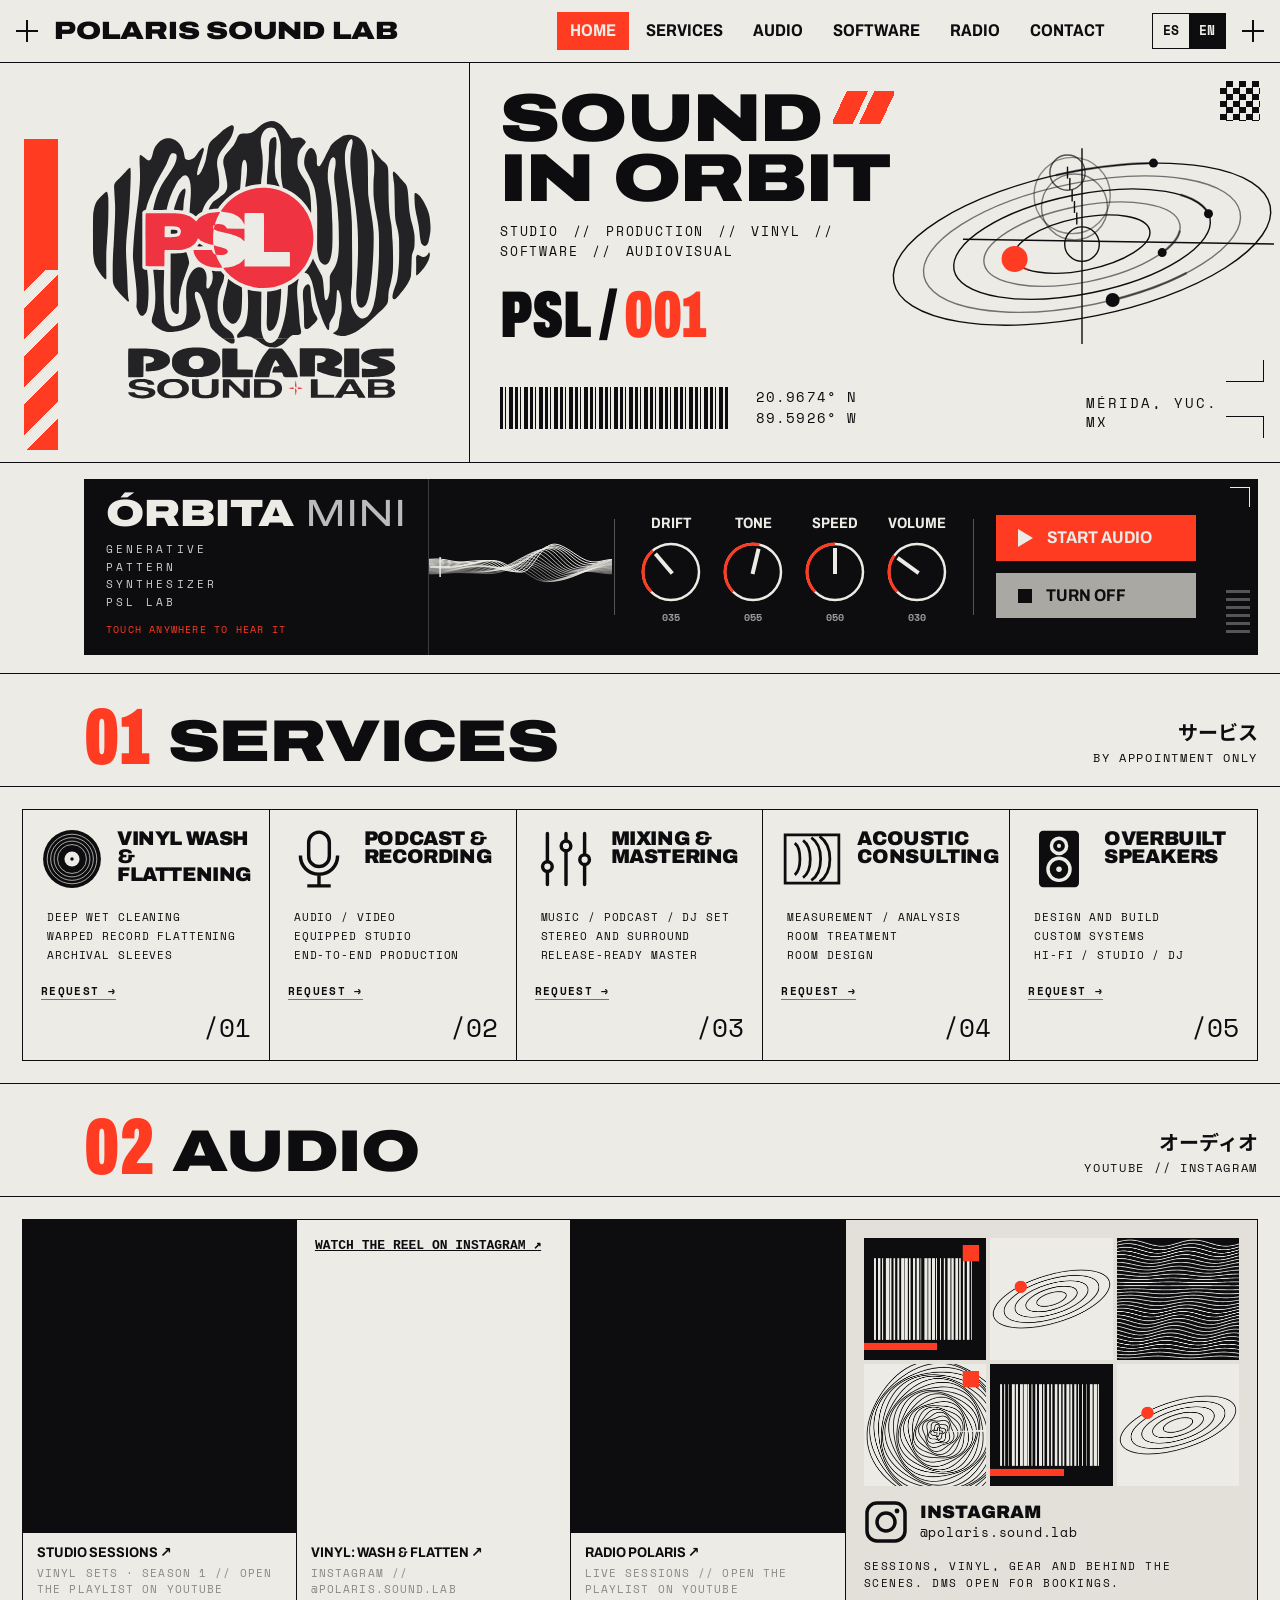
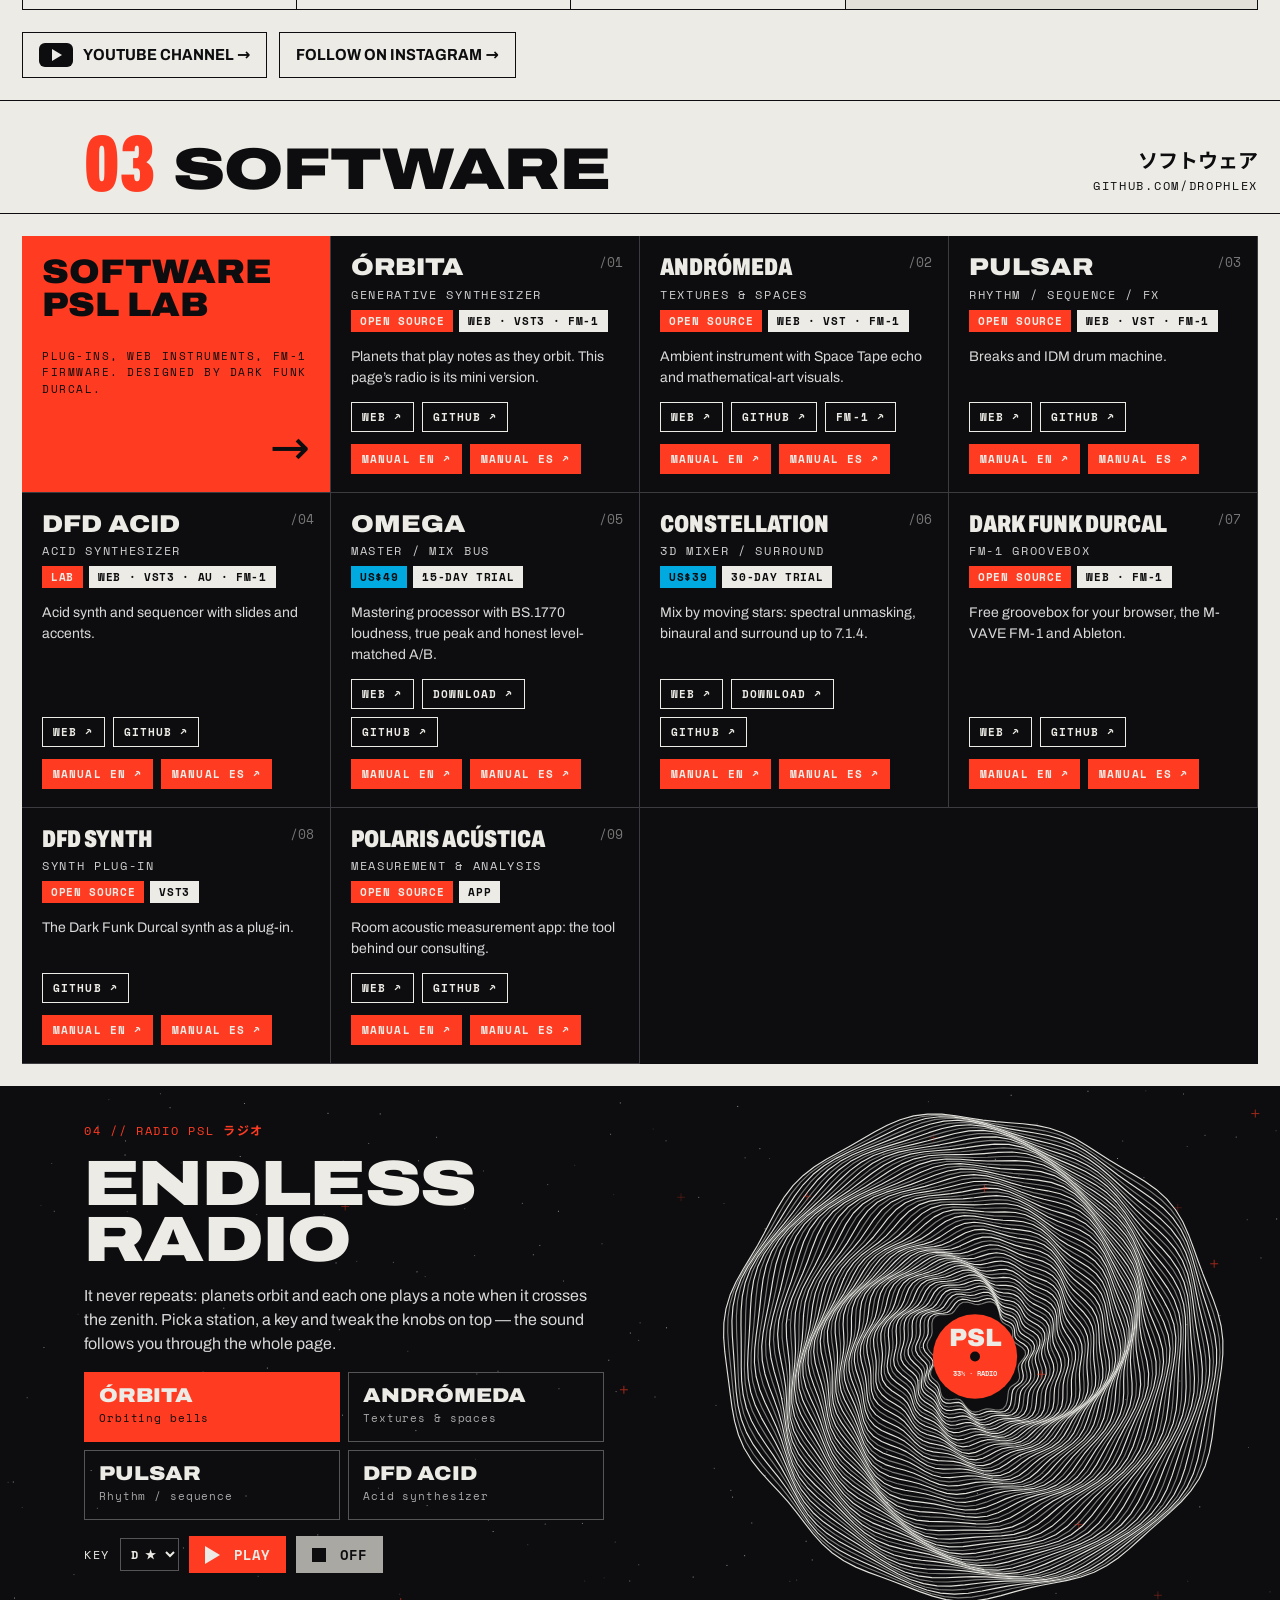
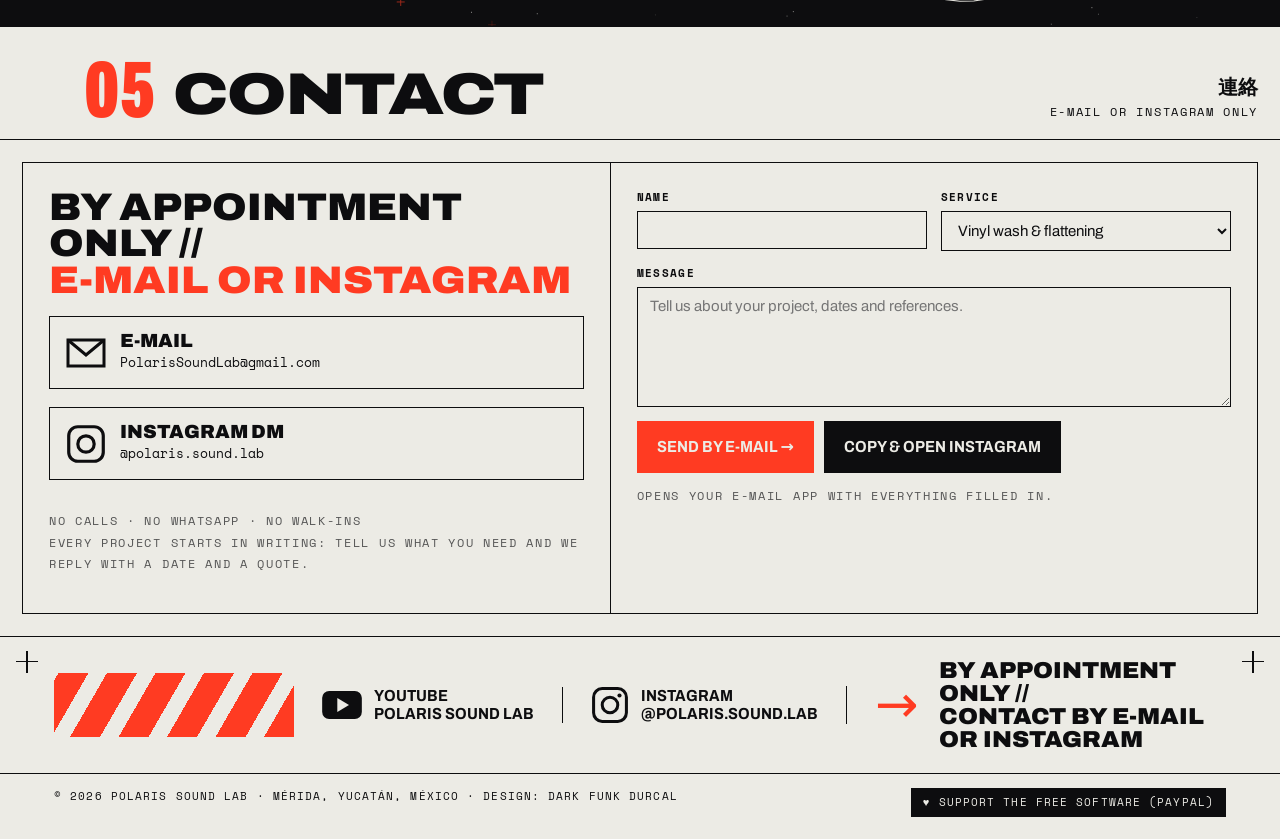
<file: index.html>
<!DOCTYPE html>
<html lang="es">
<head>
<meta charset="utf-8">
<meta name="viewport" content="width=device-width,initial-scale=1">
<title>Polaris Sound Lab — Estudio privado · Mérida, Yucatán</title>
<meta name="description" content="Polaris Sound Lab: lavado y aplanado de vinilos, podcast y grabación, mezcla y masterización, asesoría acústica, bocinas Overbuilt y software de audio. Mérida, Yucatán, México.">
<meta property="og:title" content="Polaris Sound Lab — Sonido en órbita">
<meta property="og:description" content="Estudio privado en Mérida, Yucatán. Vinilo, grabación, mezcla, master, acústica, bocinas y software.">
<meta property="og:image" content="assets/og.png">
<meta name="theme-color" content="#ecebe5">
<link rel="icon" href="assets/favicon.svg" type="image/svg+xml">
<link rel="preload" href="assets/archivo-var.woff2" as="font" type="font/woff2" crossorigin>
<style>@font-face{font-family:'Archivo';src:url(assets/archivo-var.woff2) format('woff2');font-weight:100 900;font-stretch:62% 125%;font-display:swap}
@font-face{font-family:'Mono';src:url(assets/SpaceMono-Regular.ttf) format('truetype');font-weight:400;font-display:swap}
@font-face{font-family:'Mono';src:url(assets/SpaceMono-Bold.ttf) format('truetype');font-weight:700;font-display:swap}
@font-face{font-family:'JP';src:url(assets/NotoJP-Bold-sub.ttf) format('truetype');font-weight:700;font-display:swap}
:root{--paper:#ecebe5;--paper2:#e2e0d8;--ink:#0d0d0f;--ink2:#1a1a1d;--red:#ff3b22;--red2:#ef3340;--grey:#8a8880;--line:1.5px solid var(--ink);--cyan:#00a9e0}
*{box-sizing:border-box}
html{scroll-behavior:smooth;scroll-padding-top:64px}
body{margin:0;background:var(--paper);color:var(--ink);font:400 16px/1.5 'Archivo',system-ui,sans-serif;font-stretch:100%;-webkit-font-smoothing:antialiased;overflow-x:hidden}
a{color:inherit}
button{font:inherit;color:inherit;cursor:pointer}
::selection{background:var(--red);color:var(--paper)}
.mono{font-family:'Mono',ui-monospace,monospace;letter-spacing:.14em;text-transform:uppercase}
.jp{font-family:'JP',sans-serif;font-weight:700}
.wide{font-weight:900;font-stretch:125%;letter-spacing:-.01em;text-transform:uppercase;line-height:.88}
.cond{font-weight:900;font-stretch:62%;text-transform:uppercase;line-height:.9}
.red{color:var(--red)}
.cross{position:absolute;width:22px;height:22px;pointer-events:none}
.cross::before,.cross::after{content:'';position:absolute;background:var(--ink)}
.cross::before{left:10px;top:0;width:1.5px;height:22px}.cross::after{top:10px;left:0;height:1.5px;width:22px}
.skip{position:absolute;left:-999px}.skip:focus{left:8px;top:8px;z-index:99;background:var(--ink);color:var(--paper);padding:8px}

/* ── header ── */
header{position:sticky;top:0;z-index:40;background:var(--paper);border-bottom:var(--line)}
.bar{display:flex;align-items:center;gap:22px;height:62px;padding:0 54px;position:relative}
.bar .cross.l{left:16px;top:20px}.bar .cross.r{right:16px;top:20px}
.brand{font-weight:900;font-stretch:125%;font-size:25px;letter-spacing:-.01em;text-decoration:none;white-space:nowrap;display:flex;align-items:center;gap:10px}
.brand svg{width:34px;height:34px;flex:none}
.tagline{font-size:14px;letter-spacing:.06em;white-space:nowrap}
nav{margin-left:auto;display:flex;gap:4px;align-items:center}
nav a{font-weight:700;font-stretch:85%;text-transform:uppercase;font-size:17px;text-decoration:none;padding:5px 12px;border:1.5px solid transparent}
nav a:hover{border-color:var(--ink)}
nav a.on{background:var(--red);color:var(--paper)}
.lang{display:flex;border:var(--line);background:var(--paper);font-family:'Mono';font-weight:700;font-size:13px;padding:0;margin-left:12px;cursor:pointer;flex:none}
.lang span{padding:7px 10px;color:var(--ink)}
.lang span.on{background:var(--ink);color:var(--paper)}
.lang:hover span:not(.on){background:var(--red);color:var(--paper)}

/* ── hero ── */
.hero{display:grid;grid-template-columns:470px 1fr;border-bottom:var(--line);position:relative;min-height:400px}
.hero .side{position:absolute;left:24px;top:76px;bottom:12px;width:34px;background:repeating-linear-gradient(-45deg,var(--red) 0 22px,var(--paper) 22px 34px);background-size:100% 100%}
.hero .side::before{content:'';position:absolute;inset:0 0 auto 0;height:42%;background:var(--red)}
.logoCell{border-right:var(--line);padding:22px 30px 22px 84px;display:flex;align-items:center;justify-content:center;position:relative}
.logo{width:100%;max-width:380px;display:block;overflow:visible}
.logo .grooves{transform-origin:560px 350px;transition:filter .3s}
.logo:hover .grooves{filter:url(#glitch)}
.headCell{padding:26px 30px 24px;position:relative;display:grid;grid-template-columns:1fr 360px;grid-template-rows:auto auto 1fr;gap:0 10px}
.headCell h1{font-size:clamp(46px,5.3vw,92px);white-space:nowrap;margin:0;grid-column:1/2}
.headCell h1 .slash{display:inline-block;width:.9em;height:.48em;margin-left:.15em;vertical-align:.25em;background:linear-gradient(115deg,transparent 0 18%,var(--red) 18% 46%,transparent 46% 54%,var(--red) 54% 82%,transparent 82%)}
.kicker{font-size:13px;margin:14px 0 18px;word-spacing:.3em}
.code{display:flex;align-items:center;gap:26px;flex-wrap:wrap}
.code .big{font-weight:900;font-stretch:62%;font-size:66px;line-height:.8}
.barcode{height:42px;width:230px;background:repeating-linear-gradient(90deg,var(--ink) 0 3px,transparent 3px 5px,var(--ink) 5px 6px,transparent 6px 9px,var(--ink) 9px 13px,transparent 13px 15px)}
.coords{font-size:14px;line-height:1.45;letter-spacing:.08em}
.orbitBox{grid-column:2/3;grid-row:1/4;position:relative;min-height:300px}
.orbitBox canvas{position:absolute;inset:-10px -10px 0 -30px;width:calc(100% + 40px);height:calc(100% + 10px)}
.orbitBox .loc{position:absolute;right:46px;bottom:6px;font-size:14px;line-height:1.4}
.orbitBox .px{position:absolute;right:4px;top:-8px;width:40px;height:40px;background:conic-gradient(var(--ink) 0 25%,transparent 0 50%,var(--ink) 0 75%,transparent 0);background-size:13px 13px}
.brk{position:absolute;width:38px;height:22px;border:1.5px solid var(--ink)}
.brk.a{right:0;bottom:56px;border-left:0;border-top:0}.brk.b{right:0;bottom:0;border-left:0;border-bottom:0}

/* ── órbita mini player ── */
.playerWrap{padding:16px 22px 18px 84px;border-bottom:var(--line)}
.player{background:var(--ink);color:var(--paper);display:grid;grid-template-columns:auto 1fr auto auto 40px;align-items:center;gap:0;min-height:142px;position:relative}
.player .ttl{padding:18px 22px;border-right:1px solid #3a3a3e;height:100%;display:flex;flex-direction:column;justify-content:center}
.player .ttl b{font-size:38px;font-weight:900;font-stretch:125%;line-height:.9}
.player .ttl b span{font-weight:400;color:#bbb}
.player .ttl small{font-size:11px;line-height:1.6;margin-top:10px;letter-spacing:.28em;color:#cfcfcf}
.player .wave{height:142px;width:100%;display:block;min-width:120px}
.knobs{display:flex;gap:18px;padding:0 24px;border-left:1px solid #555;border-right:1px solid #555;height:96px;align-items:center}
.knob{display:flex;flex-direction:column;align-items:center;gap:6px;user-select:none;touch-action:none;outline:none}
.knob label{font-weight:700;font-stretch:85%;font-size:15px;text-transform:uppercase}
.knob svg{width:64px;height:64px;cursor:ns-resize}
.knob:focus-visible svg circle.rim{stroke:var(--red)}
.knob .val{font:700 10px 'Mono';color:#9a9a9a;height:12px}
.ctrls{display:flex;flex-direction:column;gap:12px;padding:0 22px}
.btn{display:flex;align-items:center;gap:14px;border:0;font-weight:700;font-stretch:90%;text-transform:uppercase;font-size:17px;padding:10px 22px;min-width:200px}
.btn.go{background:var(--red);color:var(--paper)}
.btn.go:hover{background:#ff5c46}
.btn.go .ico{width:0;height:0;border-left:15px solid currentColor;border-top:9px solid transparent;border-bottom:9px solid transparent}
.btn.stop{background:#a9a8a3;color:var(--ink)}
.btn.stop .ico{width:14px;height:14px;background:currentColor}
.btn.stop:hover{background:var(--paper)}
.player.live .btn.go{outline:2px solid var(--paper);outline-offset:3px}
.player .lv{align-self:stretch;display:flex;flex-direction:column;justify-content:flex-end;gap:5px;padding:22px 8px}
.player .lv i{display:block;height:3px;background:#555}.player .lv i.on{background:var(--paper)}
.player .corner{position:absolute;right:8px;top:8px;width:20px;height:20px;border-top:1.5px solid var(--paper);border-right:1.5px solid var(--paper)}
.moods{display:flex;gap:6px;flex-wrap:wrap;margin-top:10px}
.moods button{background:none;border:1px solid #666;color:#ccc;font:700 10px 'Mono';letter-spacing:.12em;padding:4px 7px}
.moods button.on{background:var(--paper);color:var(--ink);border-color:var(--paper)}
.status{font-size:11px;color:#9a9a9a;margin-top:2px}

/* ── sections ── */
section{position:relative;border-bottom:var(--line)}
.sh{display:flex;align-items:flex-end;gap:18px;padding:34px 22px 18px 84px;border-bottom:var(--line)}
.sh .n{font-weight:900;font-stretch:62%;font-size:80px;line-height:.75;color:var(--red)}
.sh h2{margin:0;font-size:clamp(34px,4.6vw,64px)}
.sh .meta{margin-left:auto;text-align:right;font-size:12px;line-height:1.6}
.sh .meta .jp{font-size:20px;letter-spacing:0;display:block}

/* services */
.services{display:grid;grid-template-columns:repeat(5,minmax(0,1fr));margin:22px 22px 22px 22px;border:var(--line)}
.svc{border-right:var(--line);padding:18px 18px 14px;display:flex;flex-direction:column;min-height:250px;position:relative;background:var(--paper);transition:background .2s,color .2s}
.svc:last-child{border-right:0}
.svc .top{display:flex;gap:14px;align-items:flex-start}
.svc svg{width:62px;height:62px;flex:none}
.svc h3{margin:2px 0 0;font-size:clamp(18px,1.55vw,25px);hyphens:auto;font-weight:900;font-stretch:100%;line-height:.92;text-transform:uppercase;letter-spacing:-.02em}
.svc ul{list-style:none;margin:18px 0 10px;padding:0 0 0 6px;font-size:11px;letter-spacing:.08em;line-height:1.75}
.svc .num{margin-top:auto;align-self:flex-end;font:400 26px 'Mono'}
.svc a.ask{font:700 11px 'Mono';letter-spacing:.12em;text-transform:uppercase;text-decoration:none;border-bottom:1.5px solid var(--red);align-self:flex-start;margin-top:auto}
.svc:hover{background:var(--ink);color:var(--paper)}
.svc:hover svg *{stroke:var(--paper)}
.svc:hover svg .fill{fill:var(--paper)}
.svc:hover a.ask{color:var(--red)}
.svc p{font-size:14px;margin:0 0 12px}
.note{padding:0 22px 22px;font-size:12px}

/* software */
.soft{background:var(--ink);color:var(--paper);margin:22px;display:grid;grid-template-columns:repeat(auto-fill,minmax(270px,1fr))}
.app{padding:20px 20px 18px;border-right:1px solid #3c3c40;border-bottom:1px solid #3c3c40;display:flex;flex-direction:column;gap:6px;min-height:230px;position:relative}
.app h3{margin:0;padding-right:34px;font-size:clamp(22px,1.9vw,30px);font-weight:900;font-stretch:115%;text-transform:uppercase;line-height:.95}
.app h3.long{font-stretch:72%;letter-spacing:0}
.app .sub{font-size:12px;color:#cfcfcf}
.app p{font-size:14px;color:#d8d8d8;margin:8px 0}
.tags{display:flex;gap:6px;flex-wrap:wrap}
.tag{background:var(--red);color:var(--paper);font:700 11px 'Mono';letter-spacing:.06em;padding:3px 9px;text-transform:uppercase}
.tag.w{background:var(--paper);color:var(--ink)}.tag.c{background:var(--cyan);color:var(--ink)}
.app .links{margin-top:auto;display:flex;gap:8px;flex-wrap:wrap}
.app .links a{font:700 11px 'Mono';letter-spacing:.1em;text-transform:uppercase;text-decoration:none;border:1px solid var(--paper);padding:6px 10px}
.app .links a:hover{background:var(--paper);color:var(--ink)}
.app .links.man{margin-top:6px}.app .links.man a{background:var(--red);border-color:var(--red);color:var(--paper)}.app .links.man a:hover{background:var(--paper);border-color:var(--paper);color:var(--ink)}
.app .idx{position:absolute;right:16px;top:16px;font:400 13px 'Mono';color:#777}
.softHead{display:flex;flex-direction:column;justify-content:space-between;padding:20px;border-right:1px solid #3c3c40;border-bottom:1px solid #3c3c40;background:var(--red);color:var(--ink)}
.softHead b{font-size:34px;font-weight:900;font-stretch:110%;line-height:.95;text-transform:uppercase}
.softHead .arrow{font-size:48px;line-height:1;align-self:flex-end}

/* audio / youtube / instagram */
.media{display:grid;grid-template-columns:2fr 1fr;margin:22px;border:var(--line)}
.vids{display:grid;grid-template-columns:repeat(3,1fr);border-right:var(--line)}
.vid{border-right:var(--line);display:flex;flex-direction:column}
.vid:last-child{border-right:0}
.vid .frame{flex:1;min-height:190px;aspect-ratio:auto;background:var(--ink);position:relative;overflow:hidden;display:block;border:0;width:100%;padding:0}
.vid .frame img{width:100%;height:100%;object-fit:cover;display:block;opacity:.85}
.vid .frame canvas{width:100%;height:100%;display:block}
.vid .frame .play{position:absolute;left:50%;top:50%;transform:translate(-50%,-50%);width:62px;height:44px;background:var(--red);display:grid;place-items:center}
.vid .frame .play::after{content:'';border-left:16px solid var(--paper);border-top:10px solid transparent;border-bottom:10px solid transparent}
.vid iframe{width:100%;flex:1;min-height:190px;aspect-ratio:16/9;border:0;display:block;background:var(--ink)}
a.cap{display:block;color:inherit;text-decoration:none}
.vid .igf{background:var(--paper);display:flex;justify-content:center;align-items:flex-start;min-height:190px}
.vid .igf .instagram-media{margin:0!important;width:100%!important;max-width:540px!important;min-width:0!important;border:0!important;border-radius:0!important;box-shadow:none!important}
.vid .igf blockquote{padding:18px;font:700 13px/1.3 var(--mono,monospace);text-transform:uppercase}
.vid .igf iframe{min-height:0;flex:none;aspect-ratio:auto}a.cap:hover{color:var(--red)}
.vid .cap{padding:12px 14px;font-size:14px;font-weight:700;font-stretch:90%;text-transform:uppercase;line-height:1.15}
.vid .cap small{display:block;font:400 11px 'Mono';letter-spacing:.1em;color:var(--grey);margin-top:4px}
.ig{display:flex;flex-direction:column;padding:18px;gap:14px;background:var(--paper2)}
.ig .grid{display:grid;grid-template-columns:repeat(3,1fr);gap:4px}
.ig .grid canvas{width:100%;aspect-ratio:1;display:block;background:var(--ink)}
.ig a.follow{display:flex;align-items:center;gap:12px;text-decoration:none;font-weight:900;font-stretch:100%;text-transform:uppercase;font-size:18px;line-height:1.1}
.ig a.follow small{display:block;font:400 13px 'Mono';letter-spacing:.06em;text-transform:none}
.socialRow{display:flex;gap:12px;flex-wrap:wrap;padding:0 22px 22px}
.socialRow a{display:inline-flex;gap:10px;align-items:center;text-decoration:none;border:var(--line);padding:10px 16px;font-weight:700;text-transform:uppercase;font-stretch:90%}
.socialRow a:hover{background:var(--ink);color:var(--paper)}

/* radio */
.radio{background:var(--ink);color:var(--paper);display:grid;grid-template-columns:1.1fr 1fr;min-height:540px;overflow:hidden}
.radio .sh{border-color:#333}
.radio canvas.groove{width:100%;height:100%;display:block;min-height:420px}
.radio .copy{padding:34px 34px 34px 84px;display:flex;flex-direction:column;gap:16px;position:relative}
.radio h2{font-size:clamp(40px,5vw,76px);margin:0}
.radio p{color:#d7d7d7;max-width:520px;margin:0}
.station{display:grid;grid-template-columns:repeat(2,1fr);gap:8px;max-width:520px}
.station button{background:none;border:1.5px solid #555;color:var(--paper);text-align:left;padding:12px 14px}
.station button b{display:block;font-weight:900;font-stretch:115%;font-size:20px;text-transform:uppercase;line-height:1}
.station button span{font:400 11px 'Mono';letter-spacing:.08em;color:#aaa}
.station button.on{border-color:var(--red);background:var(--red)}
.station button.on span{color:var(--ink)}
.keyRow{display:flex;gap:10px;align-items:center;font-size:12px}
.keyRow select{background:var(--ink);color:var(--paper);border:1.5px solid #555;font:700 12px 'Mono';padding:6px}
.radio .stars{position:absolute;inset:0;width:100%;height:100%;pointer-events:none;opacity:.6}

/* contact */
.contact{display:grid;grid-template-columns:1fr 1.1fr;margin:22px;border:var(--line)}
.rules{padding:26px;border-right:var(--line);display:flex;flex-direction:column;gap:18px}
.rules .big{font-size:clamp(26px,3vw,40px);font-weight:900;font-stretch:110%;line-height:.95;text-transform:uppercase}
.rules .big .red{display:block}
.chan{display:flex;gap:14px;align-items:center;text-decoration:none;border:var(--line);padding:14px 16px;background:var(--paper)}
.chan:hover{background:var(--ink);color:var(--paper)}
.chan:hover svg *{stroke:var(--paper)}
.chan b{font-weight:900;text-transform:uppercase;font-size:19px;display:block;line-height:1}
.chan small{font:400 13px 'Mono'}
.no{font-size:12px;line-height:1.8;color:#555}
form{padding:26px;display:grid;grid-template-columns:1fr 1fr;gap:14px;align-content:start}
form label{display:flex;flex-direction:column;gap:6px;font:700 11px 'Mono';letter-spacing:.12em;text-transform:uppercase}
form .full{grid-column:1/-1}
input,select,textarea{font:400 15px 'Archivo';border:var(--line);background:var(--paper);padding:10px 12px;border-radius:0;color:var(--ink)}
textarea{min-height:120px;resize:vertical}
input:focus,select:focus,textarea:focus{outline:3px solid var(--red);outline-offset:0}
.sendRow{display:flex;gap:10px;flex-wrap:wrap}
.sendRow button{border:0;padding:14px 20px;font-weight:700;text-transform:uppercase;font-stretch:90%;font-size:16px}
.sendRow .mail{background:var(--red);color:var(--paper)}
.sendRow .igb{background:var(--ink);color:var(--paper)}
.formNote{font-size:12px;color:#555;grid-column:1/-1;margin:0}

/* footer */
footer{display:grid;grid-template-columns:240px auto auto 1fr;align-items:center;gap:0;padding:22px 54px;position:relative}
footer .stripes{height:64px;background:repeating-linear-gradient(-60deg,var(--red) 0 26px,transparent 26px 42px)}
footer .lk{display:flex;align-items:center;gap:12px;padding:0 28px;border-right:var(--line);text-decoration:none;font-weight:700;text-transform:uppercase;line-height:1.15;font-stretch:90%}
footer .cta{display:flex;align-items:center;gap:20px;padding-left:28px;font-weight:900;font-stretch:105%;font-size:clamp(18px,1.8vw,28px);line-height:1;text-transform:uppercase;text-decoration:none}
footer .cta .arrow{color:var(--red);font-size:52px;font-weight:400}
footer .cross.l{left:16px;top:14px}footer .cross.r{right:16px;top:14px}
.legal{display:flex;justify-content:space-between;flex-wrap:wrap;gap:10px;padding:14px 54px 22px;border-top:var(--line);font-size:11px;letter-spacing:.1em}
.legal a.donate{background:var(--ink);color:var(--paper);text-decoration:none;padding:6px 12px}
.legal a.donate:hover{background:var(--red)}

/* reveal */
.rv{opacity:0;transform:translateY(18px);transition:opacity .7s,transform .7s}
.rv.in{opacity:1;transform:none}
@media (prefers-reduced-motion:reduce){.rv{opacity:1;transform:none;transition:none}html{scroll-behavior:auto}}

/* ── responsive ── */
@media (max-width:1500px){.tagline{display:none}}
@media (max-width:1100px) and (min-width:821px){nav a{font-size:14px;padding:5px 7px}nav{gap:2px}.brand{font-size:17px}.bar .cross{display:none}.lang{margin-left:8px}}
@media (max-width:900px) and (min-width:821px){.brand{font-size:14px}nav a{font-size:13px;padding:4px 5px}.lang{margin-left:6px}}
@media (max-width:1180px){
 .tagline{display:none}
 .hero{grid-template-columns:360px 1fr}
 .headCell{grid-template-columns:1fr}
 .orbitBox{grid-column:1;grid-row:auto;min-height:240px}
 .services{grid-template-columns:repeat(3,1fr)}
 .svc{border-bottom:var(--line)}
 .player{grid-template-columns:auto 1fr auto 40px}
 .knobs{grid-column:1/-1;order:5;border:0;border-top:1px solid #555;justify-content:center;height:auto;padding:14px}
 .media{grid-template-columns:1fr}.vids{border-right:0;border-bottom:var(--line)}
}
@media (max-width:820px){
 .bar{padding:0 14px;gap:10px;height:56px}.bar .cross{display:none}
 .brand{font-size:16px}.brand svg{width:28px;height:28px}
 nav{position:fixed;left:0;right:0;bottom:0;margin:0;background:var(--paper);border-top:var(--line);overflow-x:auto;padding:6px;z-index:45;justify-content:flex-start}
 nav a{font-size:14px;padding:6px 9px;white-space:nowrap}
 .lang{margin-left:auto;font-size:12px}.lang span{padding:6px 9px}
 body{padding-bottom:52px}
 .hero{grid-template-columns:1fr}
 .hero .side{display:none}
 .logoCell{border-right:0;border-bottom:var(--line);padding:22px}
 .logo{max-width:280px}
 .headCell{padding:22px 16px}
 .code .big{font-size:50px}.barcode{width:140px}
 .playerWrap{padding:14px}
 .player{grid-template-columns:1fr;}
 .player .ttl{border-right:0;border-bottom:1px solid #3a3a3e}
 .player .wave{height:110px}
 .knobs{gap:12px;flex-wrap:wrap}.knob svg{width:54px;height:54px}
 .ctrls{flex-direction:row;padding:14px}.btn{min-width:0;flex:1;font-size:15px;padding:12px}
 .player .lv,.player .corner{display:none}
 .sh{padding:26px 14px 14px}.sh .n{font-size:56px}.sh .meta{display:none}
 .services{grid-template-columns:1fr;margin:14px}.svc{border-right:0;min-height:0}
 .soft,.media,.contact{margin:14px}
 .vids{grid-template-columns:1fr}.vid{border-right:0;border-bottom:var(--line)}
 .radio{grid-template-columns:1fr}.radio .copy{padding:26px 16px}
 .contact{grid-template-columns:1fr}.rules{border-right:0;border-bottom:var(--line)}
 form{grid-template-columns:1fr}
 footer{grid-template-columns:1fr;gap:14px;padding:20px 16px}
 footer .lk{border:0;padding:0}footer .cta{padding:0}
 .legal{padding:14px 16px 22px}
}

.hint{font-size:10px;color:var(--red);margin-top:10px;letter-spacing:.12em;display:none}
.player.waiting .hint{display:block}
.player.waiting .btn.go{animation:pulse 1.4s ease-in-out infinite}
@keyframes pulse{50%{box-shadow:0 0 0 6px rgba(255,59,34,.35)}}
</style>
</head>
<body>
<a class="skip" href="#servicios">Saltar al contenido</a>
<svg width="0" height="0" style="position:absolute" aria-hidden="true">
 <filter id="glitch"><feTurbulence id="turb" type="fractalNoise" baseFrequency="0.012 0.06" numOctaves="2" seed="3"/><feDisplacementMap id="disp" in="SourceGraphic" scale="14"/></filter>
 <filter id="breath"><feTurbulence id="turb2" type="turbulence" baseFrequency="0.008" numOctaves="1" seed="9"/><feDisplacementMap id="disp2" in="SourceGraphic" scale="0"/></filter>
</svg>

<header>
 <div class="bar">
  <span class="cross l"></span>
  <a class="brand" href="#inicio" aria-label="Polaris Sound Lab">POLARIS SOUND LAB</a>
  <span class="tagline mono" data-en="PRIVATE STUDIO // MÉRIDA">ESTUDIO PRIVADO // MÉRIDA</span>
  <nav aria-label="Principal">
   <a href="#inicio" class="on" data-en="Home">Inicio</a>
   <a href="#servicios" data-en="Services">Servicios</a>
   <a href="#audio">Audio</a>
   <a href="#software">Software</a>
   <a href="#radio">Radio</a>
   <a href="#contacto" data-en="Contact">Contacto</a>
  </nav>
  <button class="lang" id="lang" aria-label="Switch to English"><span data-l="es">ES</span><span data-l="en">EN</span></button>
  <span class="cross r"></span>
 </div>
</header>

<main>
<section id="inicio" style="border-bottom:0">
 <div class="hero">
  <div class="side" aria-hidden="true"></div>
  <div class="logoCell">
   <svg class="logo" id="logo" viewBox="110 70 900 740" role="img" aria-label="Polaris Sound Lab">
    <g id="logoG"><path class="grooves" fill="#232325" d="M455.2 626.2C444.4 617.8 432.7 605.9 430.9 601.5C430.6 600.8 430.2 599.5 429.9 598.6C429.7 597.7 429.3 596.2 429.0 595.1C428.7 594.1 428.2 592.5 428.0 591.5C427.8 590.5 427.2 588.4 426.8 586.8C426.4 585.1 425.5 581.4 424.7 578.5C424.0 575.6 423.2 572.6 423.0 571.8C422.8 570.9 422.1 568.6 421.6 566.5C421.0 564.4 420.1 561.2 419.5 559.4C417.8 553.6 416.6 549.9 415.0 544.7C412.1 535.0 406.6 522.8 403.1 518.2C399.3 513.2 394.9 511.6 392.2 514.2C391.1 515.3 391.0 515.9 391.0 519.6C391.0 526.5 391.8 529.9 398.3 549.8C400.7 556.9 403.3 565.6 404.2 569.2C406.1 576.5 405.9 578.8 403.3 584.1C398.7 593.5 381.7 604.5 364.8 609.0C363.9 609.2 361.7 609.9 359.8 610.5C357.8 611.1 355.1 611.8 353.8 612.0C352.4 612.3 349.9 612.7 348.2 613.0C328.3 616.6 317.3 615.5 303.2 608.5C294.6 604.2 287.2 598.3 283.2 592.5C282.0 590.6 281.8 589.9 281.8 587.2C281.9 582.6 282.8 577.6 285.0 570.8C288.0 561.1 288.4 559.5 289.5 550.8C291.1 537.8 291.3 526.3 290.2 509.5C288.7 487.2 287.9 478.8 286.0 462.5C285.7 460.2 285.5 458.1 285.5 457.9C285.5 457.7 291.7 457.5 299.3 457.6L313.1 457.8L313.0 467.0C313.0 472.1 312.7 480.6 312.5 486.0C311.1 514.0 312.3 550.3 315.0 568.0C317.0 581.0 320.2 589.5 325.2 594.9C331.4 601.6 337.1 602.3 351.7 598.0C357.6 596.3 362.5 592.2 365.1 586.9C366.9 583.4 367.2 582.3 368.5 575.2C368.8 573.6 369.3 571.1 369.6 569.8C370.3 566.6 370.2 542.5 369.5 535.2C368.7 526.6 368.8 506.3 369.7 499.2C372.6 477.0 382.3 458.8 394.4 452.9C398.5 450.9 398.7 450.9 402.9 451.1C407.8 451.4 409.9 452.2 413.2 455.4C415.5 457.5 418.3 462.5 419.1 465.5C420.6 471.4 421.1 475.5 420.8 480.8C420.0 496.2 419.9 501.0 420.5 502.5C421.8 505.6 424.2 505.6 427.2 502.6C429.2 500.5 433.2 493.1 433.9 490.2C434.2 489.1 434.8 486.9 435.3 485.2C436.7 480.4 436.6 468.3 435.1 463.9C434.5 462.1 434.0 460.4 434.0 460.2C434.0 460.0 435.9 460.0 438.1 460.2C440.4 460.5 445.6 460.8 449.6 460.9L457.0 461.2L461.3 466.0L465.5 470.8L465.2 474.8C464.8 480.4 463.3 486.8 461.2 491.8C460.9 492.6 459.8 495.2 458.9 497.5C455.7 505.0 453.0 512.4 453.0 513.3C453.0 513.8 452.6 515.6 452.0 517.4C451.5 519.3 450.8 522.4 450.5 524.4C450.2 526.4 449.7 529.6 449.4 531.6C449.0 533.8 448.8 540.5 448.8 548.2C448.8 559.7 448.9 562.0 449.9 567.0C454.4 589.7 459.6 598.6 474.8 608.9C484.1 615.2 488.0 619.7 490.0 626.5C491.8 632.6 493.2 632.0 476.9 632.0L462.8 632.0L455.2 626.2ZM538.3 630.0C536.1 628.9 533.7 628.0 533.0 627.8C532.3 627.7 530.1 627.2 528.0 626.8C522.0 625.5 518.9 625.8 510.9 628.0C500.3 631.0 498.0 630.6 498.0 626.0C498.0 622.2 499.4 620.0 506.1 613.3C516.8 602.5 520.0 596.0 523.4 578.0C525.9 564.9 526.7 542.4 525.4 519.4C525.1 512.7 525.0 508.3 525.3 508.0C525.6 507.7 526.7 507.8 528.3 508.3C533.2 509.8 545.4 511.9 552.5 512.5L559.7 513.2L559.3 555.0C558.8 603.9 558.9 607.5 559.8 612.8C561.0 619.6 563.6 628.3 565.3 630.9L566.0 632.0L554.1 632.0L542.2 631.9L538.3 630.0ZM600.5 631.8C600.5 631.7 601.6 629.5 603.0 626.9C606.4 620.4 610.8 609.2 612.7 602.0C613.1 600.5 613.9 597.7 614.5 595.8C616.6 589.0 619.9 575.2 620.4 571.0C620.8 568.7 621.2 565.3 621.5 563.5C621.8 561.7 622.2 558.5 622.5 556.2C622.8 554.0 623.3 550.9 623.5 549.2C623.8 547.6 624.4 541.4 624.8 535.5C625.3 529.6 625.8 523.1 626.1 521.0C626.3 518.9 626.6 512.9 626.8 507.6L627.1 498.0L630.4 496.2C635.9 493.2 642.9 488.5 648.9 483.8C654.4 479.5 655.6 478.9 654.6 480.8C654.3 481.3 653.8 482.8 653.5 484.0C653.2 485.2 652.7 486.8 652.4 487.4C652.2 488.0 652.0 489.4 652.0 490.4C652.0 491.4 651.8 493.0 651.5 494.0C649.9 500.1 649.9 517.2 651.5 532.5C651.8 535.1 652.4 541.0 652.8 545.5C653.3 550.0 653.8 555.4 654.0 557.5C654.5 561.9 655.3 571.7 656.0 582.5C656.7 592.5 657.2 596.1 659.0 604.8C661.6 616.8 661.2 619.1 656.1 621.7C653.7 622.9 653.1 623.0 646.3 623.0C639.2 623.0 638.9 623.0 636.1 624.4C634.5 625.2 631.9 627.3 630.2 628.9L627.2 632.0L613.9 632.0C606.5 632.0 600.5 631.9 600.5 631.8ZM761.2 625.2C758.3 625.0 753.2 624.1 751.8 623.5C748.4 622.2 743.2 619.7 742.1 618.9C740.9 617.9 741.5 617.1 744.8 615.5C751.5 612.0 755.2 606.3 756.1 597.8C757.0 588.6 758.0 582.1 758.9 579.0C759.8 575.9 761.9 566.9 762.6 563.0C763.4 558.4 763.4 541.6 762.6 537.0C762.3 535.2 761.7 531.6 761.2 528.9C759.9 520.8 758.0 514.4 755.9 510.6C754.7 508.6 752.3 508.3 751.5 510.1C751.3 510.7 750.8 516.2 750.5 522.2C749.9 534.6 749.3 541.4 747.5 555.8C745.9 568.0 745.4 569.9 743.4 572.8C742.7 574.0 742.0 575.1 742.0 575.2C742.0 575.3 741.0 577.0 739.8 578.9C738.6 580.7 736.4 584.9 734.9 588.0L732.1 593.8L731.9 600.5C731.7 604.2 731.4 607.8 731.1 608.6C729.3 613.1 725.6 608.7 718.8 594.0C717.4 590.9 712.6 578.9 712.0 577.0C711.8 576.3 710.9 573.8 710.0 571.5C709.1 569.2 707.9 565.6 707.2 563.5C706.5 561.4 705.3 558.0 704.5 555.8C703.0 551.4 701.4 546.2 700.5 542.2C700.2 540.9 699.7 539.1 699.5 538.2C698.8 535.8 696.2 524.8 695.8 522.5C694.5 514.9 691.0 499.5 689.0 492.2C688.8 491.4 688.2 489.5 687.8 488.0C686.6 483.6 683.6 476.6 681.7 473.5C678.6 468.8 675.5 466.3 671.5 465.7C669.0 465.3 668.6 464.7 669.9 463.3C672.5 460.5 682.0 447.1 682.0 446.3C682.0 446.2 683.1 444.1 684.5 441.8C685.9 439.4 687.0 437.3 687.0 437.2C687.0 437.1 687.6 435.8 688.3 434.3C688.9 432.8 689.7 431.0 690.0 430.2C690.6 428.6 691.3 429.0 691.8 431.1C692.0 432.0 693.3 434.9 694.6 437.5C707.7 462.3 709.5 465.7 711.8 469.8C713.3 472.4 714.7 477.4 715.5 482.2C715.8 484.4 716.3 487.6 716.5 489.3C716.8 491.0 717.0 493.3 717.0 494.5C717.0 495.8 717.2 498.4 717.5 500.5C717.7 502.6 718.2 507.9 718.5 512.2C719.6 528.1 720.6 533.2 723.1 534.6C725.3 535.7 727.9 531.9 730.2 523.7C732.9 514.3 733.1 511.8 733.1 491.7C733.0 476.6 733.1 472.9 733.7 471.7C734.1 470.9 734.9 469.2 735.4 468.0C736.0 466.7 737.7 464.0 739.2 461.9C741.9 458.1 747.2 448.5 748.0 446.0C748.2 445.3 749.1 442.8 750.0 440.5C750.8 438.2 751.7 435.4 752.0 434.2C752.2 433.1 752.9 430.1 753.4 427.5C754.9 420.5 755.9 409.3 756.2 395.8C756.5 382.0 755.8 344.0 755.0 332.5C753.3 306.6 752.8 299.3 752.0 293.2C751.5 289.3 750.9 284.5 750.0 276.5C749.7 274.2 749.3 270.7 749.0 268.8C748.8 266.8 748.3 263.6 748.0 261.5C747.8 259.4 747.3 256.2 747.0 254.2C746.7 252.3 746.3 248.7 746.0 246.2C745.7 243.8 745.4 241.0 745.3 240.0C745.1 239.0 744.8 234.8 744.5 230.5C743.7 219.4 744.4 210.2 747.1 196.3C748.2 190.1 748.3 181.0 747.2 177.2C746.6 175.0 746.1 174.2 744.5 173.2C742.1 171.7 741.2 171.7 739.2 173.0C732.9 176.8 728.0 197.0 728.0 219.2C728.0 228.1 728.3 231.6 729.9 240.5C730.2 242.0 730.9 245.7 731.4 248.8C732.6 255.4 733.8 262.0 734.5 266.8C734.8 268.7 735.3 271.5 735.5 273.0C737.0 282.0 737.9 293.7 738.5 312.8C738.8 321.6 739.3 332.7 739.6 337.5C740.2 348.7 740.2 392.0 739.5 399.5C738.1 415.1 736.8 423.0 734.4 430.2C731.1 440.1 727.2 444.5 721.8 444.5C716.6 444.4 710.2 439.8 707.6 434.2C705.0 428.9 703.5 423.3 702.5 416.0C702.2 413.7 701.7 410.5 701.4 409.0C701.0 407.1 700.9 395.0 701.1 371.5C701.4 317.0 701.3 305.3 700.6 296.5C699.7 285.0 699.1 277.7 698.5 274.5C698.3 273.0 697.8 269.8 697.5 267.5C697.2 265.2 696.7 262.2 696.5 261.0C696.3 259.8 695.8 257.3 695.5 255.5C693.8 246.3 686.3 228.7 677.1 212.2C669.8 199.1 667.6 191.7 668.2 182.3C669.3 163.5 679.0 146.2 687.1 148.5C690.6 149.5 693.5 152.4 695.6 157.0C699.9 166.1 700.6 170.1 700.4 182.5C700.2 191.2 700.7 193.0 703.0 194.3C707.7 196.7 709.4 194.4 721.7 170.0C726.3 160.8 730.4 152.9 730.7 152.5C731.4 151.8 735.0 144.3 735.0 143.7C735.0 143.0 737.8 139.4 740.8 136.4C744.7 132.5 766.4 117.3 768.8 116.9C781.3 114.5 786.8 114.5 796.0 117.3C808.1 120.9 819.5 132.3 823.7 145.1C825.9 151.9 827.2 158.1 828.1 166.5C828.3 169.1 828.8 173.3 829.1 175.8C829.4 178.3 829.8 199.0 830.0 223.2C830.1 246.9 830.4 266.7 830.6 267.2C830.8 267.8 831.2 270.6 831.5 273.5C831.8 276.4 832.4 280.7 832.8 283.0C833.2 285.3 833.8 288.5 834.0 290.1C834.3 291.7 834.7 294.4 835.0 296.1C835.3 297.8 835.8 300.4 836.0 301.8C836.3 303.1 836.7 305.6 837.0 307.2C837.3 308.9 837.8 311.7 838.1 313.5C838.3 315.3 838.8 318.0 839.0 319.5C841.8 336.0 843.1 346.6 844.0 360.5C844.7 369.7 844.4 400.4 843.5 416.8C842.5 435.9 841.4 452.3 840.5 461.5C840.3 464.1 839.8 468.9 839.5 472.2C839.2 475.6 838.7 479.7 838.5 481.5C838.2 483.3 837.8 487.1 837.5 490.0C837.2 492.9 836.7 496.5 836.5 498.0C836.2 499.5 835.8 502.3 835.5 504.2C834.3 512.1 833.8 514.5 832.6 520.0C831.9 523.2 831.2 526.6 831.0 527.8C830.6 529.9 829.3 534.1 828.5 535.8C828.3 536.3 827.6 538.2 827.0 540.0C826.4 541.8 825.4 543.8 824.9 544.6C824.4 545.3 824.0 546.1 824.0 546.3C824.0 546.6 823.1 547.7 822.1 548.8C815.4 556.2 808.2 555.4 804.2 546.8C803.6 545.4 803.0 543.6 802.8 542.8C802.6 541.9 802.2 539.7 801.8 537.8C800.4 531.6 799.8 521.8 800.2 511.5C800.7 497.5 801.4 482.9 802.0 474.5C806.1 417.4 805.7 362.7 801.0 320.2C800.8 317.8 800.3 313.5 800.0 310.8C799.7 308.0 799.3 304.2 799.0 302.2C798.7 300.3 798.3 297.1 798.0 295.0C797.7 292.9 797.3 289.7 797.0 287.8C796.7 285.8 796.3 282.7 796.0 280.8C795.5 276.9 794.8 272.8 794.0 268.2C793.7 266.6 793.2 263.9 793.0 262.2C792.7 260.6 792.3 257.8 792.0 256.1C790.7 248.0 790.4 246.5 790.0 242.2C788.9 232.0 788.0 223.2 785.9 201.0C784.7 187.9 785.2 165.3 786.9 157.0C787.2 155.8 787.6 153.5 787.9 152.0C788.2 150.5 789.0 146.6 789.7 143.2C791.1 136.9 791.3 131.9 790.5 128.9C788.2 120.6 779.3 131.7 774.5 149.0C774.2 150.2 773.7 151.8 773.5 152.5C770.4 162.4 770.8 184.1 774.5 210.0C774.8 211.8 775.2 214.9 775.5 217.0C776.6 225.0 777.0 228.4 777.5 231.0C777.7 232.5 778.2 235.6 778.5 237.8C779.0 241.8 779.3 243.5 780.8 252.6C781.2 255.3 781.8 259.3 782.1 261.6C782.5 265.6 782.9 268.7 784.0 276.9C786.1 292.7 788.0 315.8 789.1 336.0C789.3 341.4 789.7 376.6 789.8 414.2C790.1 488.2 790.1 491.3 787.4 508.9C786.6 514.5 786.6 538.0 787.4 541.8C788.3 545.7 789.9 550.9 790.7 552.8C791.1 553.6 791.9 555.5 792.5 557.0C796.7 567.8 803.2 576.1 809.9 579.3C813.4 581.0 813.8 581.1 817.4 580.9C825.4 580.4 832.3 574.4 838.3 562.8C840.1 559.4 843.6 549.9 844.4 546.5C847.3 534.3 848.6 528.4 849.1 525.0C851.5 508.5 852.7 498.4 853.5 490.0C853.8 486.6 854.2 481.8 854.5 479.5C855.2 473.3 856.7 450.0 857.5 431.8C858.2 418.0 858.1 377.3 857.5 365.0C856.7 351.0 855.4 339.6 853.0 327.2C852.6 325.3 852.0 322.2 851.0 316.6C850.4 313.6 849.7 310.2 848.9 306.5C848.4 303.9 847.7 299.1 847.0 293.2C846.8 291.1 846.3 287.6 846.0 285.5C844.1 271.4 843.9 267.4 843.8 250.2C843.8 234.1 844.3 224.3 845.5 214.6C846.2 209.5 846.1 186.8 845.4 182.4C844.8 178.7 844.4 176.9 842.5 169.8C839.5 158.6 839.0 156.3 838.9 154.0C838.8 152.7 838.9 151.4 839.1 151.2C840.3 150.0 845.1 154.6 851.9 163.7C854.4 166.9 857.0 170.2 857.6 170.9C858.2 171.7 860.0 173.7 861.5 175.5C864.9 179.5 864.6 179.2 868.3 182.2C875.7 188.2 878.4 191.5 880.0 197.0C881.4 201.8 882.0 215.6 882.0 242.9C882.0 287.4 883.5 313.6 886.9 330.5C889.7 344.7 890.3 349.1 891.0 364.8C891.3 370.8 891.8 378.0 892.0 380.8C893.9 402.6 894.2 454.6 892.5 465.8C891.2 473.8 890.7 476.9 888.5 486.8C887.6 490.8 885.9 497.8 885.0 500.8C882.9 508.2 882.3 512.2 881.5 526.8C881.0 536.5 880.4 539.8 878.6 543.3C876.4 547.7 869.4 555.3 858.5 565.2C856.7 566.8 853.5 569.9 851.2 572.0C827.7 594.4 821.2 599.8 807.4 609.1C794.9 617.4 786.5 621.2 773.8 624.4C771.3 625.0 764.7 625.4 761.2 625.2ZM577.9 611.5C574.7 609.0 572.4 597.8 573.3 588.5C573.5 586.2 573.8 568.2 574.0 548.5C574.2 517.2 574.3 512.7 575.0 512.7C579.3 512.6 588.9 511.0 598.0 509.0C600.2 508.5 605.8 506.8 607.7 506.1C608.4 505.7 609.3 505.6 609.5 505.8C610.4 506.3 609.9 519.5 608.2 539.5C606.7 556.9 606.7 556.8 605.0 567.2C604.7 568.9 604.3 571.5 604.0 573.0C603.2 578.4 601.9 583.4 599.9 589.8C595.5 603.3 589.1 611.3 582.0 612.2C579.6 612.5 579.0 612.4 577.9 611.5ZM670.5 606.2C668.2 603.8 668.0 602.3 667.9 584.0C667.8 557.4 667.3 546.6 665.5 533.8C664.7 528.1 664.8 512.8 665.7 509.2C667.1 503.5 668.3 501.0 671.3 497.6C675.8 492.3 680.5 492.5 682.5 498.0C682.8 499.0 683.3 500.2 683.5 500.8C684.0 502.0 684.4 506.5 685.0 517.8C685.5 527.4 686.2 535.7 686.9 539.8C687.2 541.1 687.6 543.8 687.9 545.8C688.4 548.8 689.4 552.8 691.0 558.2C691.2 559.1 691.6 560.5 691.9 561.5C692.6 564.3 694.0 566.9 697.0 571.5C703.4 581.1 703.5 582.4 697.8 589.2C694.4 593.4 686.4 601.2 683.0 603.6C677.1 607.7 672.7 608.6 670.5 606.2ZM483.6 593.3C480.2 592.1 473.2 585.8 472.0 582.9C471.9 582.5 471.1 581.3 470.4 580.1C464.6 571.2 461.5 556.9 462.5 544.0C463.2 535.4 463.9 531.6 467.1 518.5C469.2 509.5 470.8 502.9 471.5 499.8C471.7 498.6 472.4 495.8 472.9 493.5C474.6 486.4 475.0 484.0 475.0 482.2C475.0 481.3 475.2 480.5 475.4 480.5C475.6 480.5 477.6 481.9 479.8 483.7C487.3 489.6 495.5 494.7 504.6 499.3L510.4 502.2L510.8 512.3C511.1 523.0 510.4 548.9 509.5 556.5C508.3 566.1 507.0 572.4 505.2 576.4C504.8 577.3 504.1 578.8 503.7 579.9C502.3 583.0 498.6 588.3 496.5 590.2C492.7 593.7 487.8 594.8 483.6 593.3ZM254.2 573.3C253.4 572.9 252.3 572.1 251.7 571.4C249.9 569.4 246.2 561.9 244.5 556.6L242.8 551.4L243.4 541.8C244.0 531.9 243.6 512.5 242.5 502.5C242.2 499.9 241.8 495.3 241.5 492.2C241.2 489.2 240.7 485.0 240.5 482.9C239.6 475.4 238.9 470.2 238.5 466.8C237.2 456.9 236.3 448.8 235.5 440.2C235.2 436.9 234.7 432.9 234.5 431.2C233.9 427.2 233.9 418.8 234.5 408.2C235.5 392.1 236.0 383.7 236.5 377.8C236.8 374.4 237.3 369.1 237.5 365.8C237.8 362.4 238.2 357.7 238.5 355.1C238.8 352.6 239.2 348.4 239.5 345.9C240.8 332.8 241.4 328.1 242.5 320.0C243.0 316.5 243.7 310.7 244.5 304.2C244.8 302.1 245.3 298.8 245.5 297.0C247.7 282.3 249.5 264.6 251.5 238.5C252.2 230.0 252.1 207.4 251.5 198.2C251.2 194.3 250.9 186.3 250.9 180.4C250.7 169.3 251.0 167.6 253.0 166.4C254.1 165.7 259.4 169.3 264.6 174.2C269.5 179.0 271.2 180.0 273.9 180.0C278.9 180.0 281.2 176.1 284.5 162.0C287.7 148.7 290.1 144.1 298.7 135.1C303.5 130.0 308.5 127.1 316.5 124.6C318.8 123.8 327.8 123.8 330.9 124.6C338.1 126.3 346.2 131.1 351.5 136.9C358.9 144.8 362.8 154.2 364.5 168.0C365.2 173.7 366.4 176.3 369.3 177.9C372.8 179.9 378.8 179.1 385.0 176.0C389.7 173.5 392.2 170.9 398.0 161.7C401.5 156.1 407.6 149.5 410.0 148.5C412.0 147.7 412.8 148.1 413.5 150.5C414.1 152.3 414.0 153.2 412.5 158.9C411.1 164.5 405.7 181.6 404.5 184.2C403.5 186.4 399.0 200.4 398.5 203.0C398.2 204.5 397.7 206.5 397.5 207.5C395.5 216.0 397.0 220.0 401.0 216.7C402.2 215.6 408.0 207.5 408.0 206.8C408.0 206.7 409.1 204.3 410.4 201.4C411.8 198.6 413.4 194.8 414.0 193.0C414.6 191.2 415.7 188.3 416.3 186.5C417.0 184.7 417.8 182.1 418.1 180.8C418.4 179.4 418.8 177.3 419.1 176.2C419.3 175.2 419.7 173.2 419.9 172.0C420.2 170.8 420.7 168.1 421.1 166.0C421.5 163.9 422.2 160.6 422.5 158.5C423.9 149.7 424.2 148.1 425.1 144.8C428.0 134.7 431.8 129.9 445.4 119.5C447.4 117.9 452.3 113.5 456.4 109.6C465.5 100.9 466.5 100.1 477.4 93.9C483.3 90.5 486.4 90.0 488.5 92.3C490.7 94.6 490.2 101.4 486.9 111.1C483.4 121.9 479.0 129.2 468.0 142.6C453.6 160.0 449.6 167.9 447.7 182.1C446.9 187.5 447.3 193.9 449.0 202.5C452.3 219.6 453.7 238.0 452.3 246.4C451.1 253.6 450.1 255.4 442.7 262.7C439.1 266.2 434.9 270.3 433.3 271.7C426.6 277.6 419.6 286.8 415.1 295.8C413.6 298.8 409.5 309.4 409.5 310.3C409.5 310.4 408.4 311.1 407.1 311.8C402.8 314.3 398.8 317.2 396.2 319.6L393.7 321.9L392.5 320.9C389.4 318.5 383.8 314.9 380.8 313.4L377.5 311.9L377.8 308.1C377.9 306.0 378.2 301.8 378.5 298.8C378.9 293.4 379.5 286.1 380.5 270.9C381.3 259.4 380.8 245.4 379.2 237.2C377.6 228.4 375.4 223.4 371.9 220.3C367.4 216.2 363.2 217.2 356.0 223.9C353.8 226.0 351.0 228.9 349.8 230.5C346.5 234.7 337.6 251.6 333.0 262.2C331.5 265.6 330.0 269.1 329.5 270.2C327.1 275.8 322.3 291.7 320.5 300.4C320.0 302.7 319.3 304.8 318.9 305.1C318.6 305.3 310.9 305.5 301.8 305.5L285.4 305.5L285.7 303.4C285.9 302.2 286.5 299.3 287.1 297.0C287.6 294.7 288.3 291.6 288.6 290.2C288.9 288.9 289.3 287.2 289.5 286.5C289.8 285.8 290.4 283.6 291.0 281.5C292.7 275.9 296.5 264.5 297.2 262.8C297.6 261.9 298.9 258.8 300.3 255.8C304.5 245.9 309.6 236.6 315.2 228.8C317.1 226.0 320.9 220.6 323.5 216.8C326.1 212.9 329.3 208.3 330.6 206.5C333.1 202.9 337.3 195.7 338.6 193.0C342.7 183.9 343.6 181.3 344.6 174.4C345.9 165.0 343.2 161.2 335.7 161.8L332.2 162.1L329.9 165.3C328.5 167.1 327.3 169.1 327.0 169.8C326.7 170.5 326.0 172.2 325.3 173.7C324.7 175.1 323.4 178.3 322.5 180.8C321.6 183.2 320.2 186.7 319.4 188.4C318.6 190.1 318.0 191.6 318.0 191.7C318.0 191.8 316.0 195.4 313.5 199.8C311.0 204.1 308.2 209.1 307.2 210.9C294.1 234.6 289.6 243.5 285.0 254.4C283.4 258.3 282.0 261.7 282.0 261.8C282.0 261.9 281.4 263.4 280.6 265.1C279.8 266.8 278.9 268.9 278.6 269.8C277.4 273.1 275.4 278.3 274.7 279.8C273.4 282.8 269.4 294.9 268.5 298.9C267.0 305.0 266.8 305.3 264.9 305.7C262.3 306.2 260.3 307.4 259.0 309.4L257.8 311.2L257.8 381.5L257.8 451.8L258.9 453.4C260.8 456.0 262.5 457.0 266.4 457.3L269.9 457.6L270.2 460.2C274.3 494.6 274.8 518.5 272.0 547.2C271.0 557.7 268.7 564.9 265.0 568.9C264.5 569.5 264.0 570.1 264.0 570.4C264.0 570.6 262.8 571.5 261.4 572.4C258.5 574.1 256.7 574.3 254.2 573.3ZM343.8 569.2C340.6 568.4 336.2 565.2 334.3 562.1C332.4 559.0 330.6 552.1 329.5 543.5C329.2 541.2 329.2 515.7 329.4 477.9L329.7 416.1L343.0 415.9C355.7 415.6 360.7 415.1 368.1 413.2C369.2 413.0 369.6 413.1 369.8 413.8C370.0 414.3 370.3 415.2 370.5 415.8C371.1 417.1 371.8 419.4 372.5 422.0C372.9 423.2 373.5 425.3 373.9 426.5C375.1 430.4 376.5 437.6 376.5 440.2C376.5 443.0 373.1 453.5 366.0 472.5C363.6 478.9 360.2 488.7 359.9 490.0C359.7 490.7 358.9 493.6 358.0 496.5C357.2 499.4 356.2 502.9 356.0 504.2C355.7 505.6 355.3 507.6 355.1 508.8C354.4 511.6 352.2 523.5 351.4 528.2C351.0 530.9 350.8 537.8 350.7 548.2C350.7 566.3 350.5 567.6 347.7 568.8C346.0 569.5 345.5 569.6 343.8 569.2ZM211.4 528.2C206.0 522.7 200.7 517.2 199.7 516.0C198.6 514.7 196.7 512.5 195.5 511.0C194.3 509.6 192.6 507.7 191.9 506.8C188.5 503.1 184.9 495.7 183.7 490.2C182.3 483.4 182.5 431.6 184.0 411.5C184.8 401.6 185.5 389.2 186.0 377.0C186.7 361.8 187.4 347.3 188.0 338.2C188.9 325.6 189.2 297.5 188.6 289.0C188.3 284.7 187.8 276.6 187.5 271.0C187.2 265.4 186.7 257.1 186.5 252.6C185.6 239.4 187.2 236.2 200.1 225.2C202.9 222.8 211.9 213.2 218.7 205.3C222.6 200.8 225.0 198.5 225.8 198.5C226.1 198.5 226.8 198.9 227.2 199.5C229.1 201.6 228.8 225.9 226.0 282.8C225.0 303.9 223.7 320.5 222.0 336.0C221.7 338.6 221.3 342.8 221.0 345.2C219.0 362.9 217.8 376.4 217.0 389.2C216.1 403.8 216.5 420.9 218.0 444.0C218.9 457.5 219.5 469.3 220.0 484.8C221.0 516.6 221.8 527.9 223.2 532.1C223.6 533.3 224.0 535.1 224.1 536.0C224.2 537.6 224.1 537.8 222.7 537.9C221.3 538.0 220.3 537.2 211.4 528.2ZM893.5 531.0C890.6 528.1 891.8 519.1 897.0 504.5C898.4 500.5 899.8 496.7 900.0 496.0C900.2 495.3 900.9 493.6 901.4 492.1C902.0 490.7 902.8 487.7 903.2 485.6C903.7 483.5 904.2 480.6 904.5 479.2C905.8 472.7 907.4 455.7 908.5 438.8C909.2 428.1 909.2 386.0 908.5 377.2C908.0 370.9 907.1 364.3 906.0 358.8C905.8 357.6 904.4 351.7 902.8 345.5C898.6 328.3 898.2 323.8 897.5 278.8C897.0 248.6 896.7 241.5 895.5 235.0C895.3 233.8 894.8 230.4 894.5 227.5C894.2 224.6 893.7 221.0 893.5 219.5C892.4 213.6 893.3 208.0 895.3 208.0C896.7 208.0 898.8 209.9 904.1 215.9C906.9 219.1 910.1 222.7 911.1 223.8C912.1 224.8 914.1 227.1 915.6 228.8C917.0 230.5 920.0 233.8 922.1 236.1C924.2 238.4 926.6 241.6 927.4 243.2C929.8 248.1 931.5 258.8 932.5 275.8C933.6 294.6 934.8 307.8 936.0 314.5C937.8 325.2 938.9 330.3 939.9 334.0C940.2 335.0 940.7 336.5 940.9 337.5C941.2 338.5 941.9 341.1 942.5 343.2C944.2 349.2 945.4 354.7 946.2 359.5C946.6 361.8 947.2 365.2 947.6 367.0C948.5 372.2 948.4 396.3 947.3 401.1C946.5 405.0 946.2 406.1 945.5 407.8C944.7 409.6 942.2 417.2 941.6 419.5C941.2 420.9 940.8 429.1 940.5 440.2C940.2 450.4 939.8 461.0 939.5 463.6C939.2 466.3 939.0 469.6 939.0 471.0C939.0 472.3 938.8 474.0 938.6 474.6C938.3 475.2 937.8 476.8 937.4 478.0C936.5 481.1 933.2 488.3 931.4 490.8C930.6 492.0 930.0 493.1 930.0 493.2C930.0 493.8 921.2 506.5 918.4 510.1C907.7 523.6 903.7 528.1 900.2 530.5C897.6 532.3 895.0 532.5 893.5 531.0ZM164.0 481.2C157.8 478.8 139.3 451.4 136.8 441.0C136.1 437.7 135.5 434.2 134.5 427.8C134.3 425.8 133.8 422.2 133.4 419.8C132.5 413.2 132.5 320.0 133.4 314.2C133.8 312.1 134.3 308.9 134.6 307.2C135.5 301.8 136.8 296.3 137.5 294.9C137.8 294.4 138.0 293.7 138.0 293.2C138.0 292.8 138.2 292.1 138.5 291.6C138.7 291.1 139.6 289.3 140.4 287.5C142.5 283.1 144.9 279.9 152.3 272.1C159.7 264.4 165.7 259.5 167.9 259.5C169.0 259.5 170.7 266.3 171.5 274.5C172.2 281.1 171.9 328.9 171.1 341.2C170.8 345.4 170.3 353.0 170.0 358.2C169.4 370.1 168.6 381.8 168.0 390.2C167.7 393.8 167.2 400.8 166.9 405.8C166.5 411.8 166.3 422.0 166.4 436.8C166.9 483.1 166.9 481.2 165.8 481.3C165.2 481.4 164.4 481.3 164.0 481.2ZM952.5 471.3C952.1 470.7 951.9 467.9 952.1 460.9C952.2 455.6 952.2 445.4 952.1 438.2L951.9 425.2L953.2 422.4C953.9 420.8 954.8 419.3 955.3 419.2C955.7 419.0 958.5 420.1 962.0 421.9C967.3 424.7 968.2 425.0 970.8 425.0C976.1 425.0 979.7 422.1 983.2 415.3C984.8 412.0 985.1 411.9 985.9 414.1C987.5 418.6 987.0 423.4 984.1 431.3C982.7 435.0 981.7 437.1 978.1 443.5C973.5 451.7 962.9 464.4 956.5 469.6C953.4 472.0 953.2 472.1 952.5 471.3ZM397.0 397.8C397.0 397.6 398.1 396.1 399.3 394.6C400.6 393.0 401.7 391.7 401.8 391.6C401.9 391.5 404.1 392.5 406.8 393.8C411.5 396.2 413.5 397.9 411.6 398.0C406.6 398.3 397.0 398.2 397.0 397.8ZM972.0 396.3C971.0 396.0 969.0 394.5 967.4 393.0C964.9 390.5 964.6 389.9 964.0 387.0C963.7 385.2 963.2 382.7 963.0 381.5C962.3 378.3 961.5 371.9 960.0 357.8C959.3 351.5 958.6 346.4 958.1 343.5C957.8 342.3 957.3 339.9 957.0 338.2C956.7 336.6 956.2 334.4 956.0 333.2C955.8 332.1 955.3 330.0 955.0 328.5C954.7 327.0 954.3 324.9 954.1 323.8C952.0 314.8 951.0 309.6 949.5 300.0C948.0 289.9 947.2 265.3 948.4 263.8C951.3 260.4 959.7 266.9 967.3 278.5C975.2 290.5 982.9 307.4 985.0 317.8C986.9 326.8 987.2 329.1 988.2 342.2C989.1 354.7 988.4 363.7 985.5 377.0C984.9 379.6 984.2 382.8 984.0 384.0C982.8 390.2 980.5 394.5 977.4 396.0C975.3 397.1 974.6 397.2 972.0 396.3ZM330.1 360.9L330.2 355.8L335.5 355.9C341.4 356.0 345.5 356.7 346.4 357.9C347.1 358.8 347.2 362.4 346.6 363.3C345.6 364.8 339.8 366.0 333.5 366.0L330.0 366.0L330.1 360.9ZM685.0 312.5C685.0 311.3 673.5 293.3 671.7 291.8C671.4 291.5 669.4 289.2 667.4 286.8C659.2 277.0 647.3 266.9 635.5 259.8C630.8 257.0 616.0 249.5 615.1 249.5C614.7 249.5 614.3 248.2 612.5 240.2C612.3 239.2 611.8 236.3 611.5 234.0C611.2 231.7 610.7 228.4 610.5 226.8C609.3 218.8 609.0 206.6 609.1 178.0C609.2 147.9 609.1 144.1 607.4 134.2C606.1 126.3 602.8 115.4 599.9 109.0C599.1 107.2 598.2 105.3 598.0 104.8C594.2 95.1 578.8 93.7 569.2 102.1C565.9 105.0 562.4 110.7 560.9 115.2C557.4 126.3 557.2 133.0 560.0 150.5C560.3 152.3 560.8 155.3 561.1 157.2C561.3 159.2 561.8 162.1 562.0 163.8C563.6 174.0 563.6 196.7 562.0 209.5C561.0 217.7 560.5 221.4 560.0 224.5C559.7 226.3 559.4 230.5 559.2 233.8L558.9 239.8L552.3 240.4C541.6 241.4 532.0 243.4 523.1 246.3C521.0 246.9 519.2 247.5 519.1 247.5C518.8 247.5 519.3 242.1 520.0 238.0C523.6 216.0 524.4 195.1 522.0 186.6C520.1 179.9 517.8 177.1 515.3 178.8C511.6 181.2 510.0 189.9 508.8 213.2C508.4 219.6 507.7 230.0 507.0 237.8C506.8 241.1 506.4 245.4 506.2 247.5C505.9 252.1 505.6 253.5 505.1 253.5C504.2 253.5 495.1 258.7 489.5 262.4C475.4 271.6 462.8 283.8 452.8 297.8L450.0 301.8L442.6 302.5C438.6 302.8 433.3 303.5 430.9 304.0C428.5 304.4 426.4 304.7 426.3 304.6C425.4 303.7 432.5 290.5 436.4 286.2C436.9 285.6 440.6 282.9 444.8 280.1C448.9 277.4 452.7 274.7 453.3 274.2C454.2 273.3 456.3 271.7 462.8 266.8C467.1 263.5 469.9 259.2 472.1 252.7C473.5 248.5 473.5 239.8 472.3 232.8C471.8 230.3 471.2 226.9 470.9 225.2C470.7 223.6 470.1 220.7 469.7 218.8C469.0 215.4 468.6 213.5 467.6 207.8C466.7 203.1 465.9 199.3 465.1 196.5C463.6 190.6 463.4 189.6 463.1 185.3C462.9 180.4 463.4 177.1 465.3 172.0C467.4 166.6 470.2 162.8 478.7 154.0C488.7 143.6 492.1 138.4 497.0 126.4C502.1 113.6 504.3 112.0 517.2 112.0C523.5 112.0 525.2 111.8 531.8 110.4C536.2 109.5 540.2 107.2 545.3 102.6C555.9 93.2 560.9 89.1 565.0 86.7C582.4 76.3 597.5 78.1 611.8 92.2C613.9 94.4 630.5 117.1 634.1 122.9C635.1 124.5 635.2 124.6 637.7 124.3C639.1 124.1 640.9 123.7 641.8 123.5C643.7 122.9 652.7 122.0 656.6 122.0C659.4 122.0 659.9 122.2 663.7 124.7C668.4 127.9 670.7 130.1 671.7 132.5C672.4 134.3 672.4 134.4 670.3 137.5C669.1 139.3 666.2 142.9 663.8 145.5C658.8 151.0 656.2 155.4 654.0 162.0C651.8 168.5 651.5 171.0 651.2 180.2C650.6 198.1 652.8 204.8 666.2 224.8C673.3 235.3 676.8 241.3 678.5 245.8C678.7 246.3 679.1 247.3 679.4 248.0C679.7 248.7 680.0 249.8 680.2 250.5C680.3 251.2 680.7 252.7 681.0 253.8C682.0 257.3 683.2 264.0 684.0 271.0C685.4 282.3 686.5 313.0 685.6 313.0C685.3 313.0 685.0 312.8 685.0 312.5ZM354.4 306.7C354.2 306.5 350.6 306.2 346.2 306.0C341.9 305.8 338.3 305.5 338.2 305.4C337.0 304.2 347.9 272.4 351.9 265.5C352.4 264.5 353.4 262.8 354.1 261.6C356.9 256.6 363.7 250.5 365.6 251.3C367.6 252.0 368.0 258.2 366.5 264.7C366.2 265.8 365.6 269.3 365.0 272.5C364.4 275.7 363.8 278.7 363.7 279.2C363.3 280.9 362.5 289.9 362.0 298.2C361.8 302.6 361.5 306.4 361.5 306.6C361.5 307.1 354.8 307.1 354.4 306.7ZM603.9 245.7C603.0 244.8 588.8 241.9 578.6 240.5C576.1 240.1 573.9 239.7 573.8 239.6C573.5 239.0 574.4 216.5 575.0 211.8C575.2 209.3 575.7 205.2 576.0 202.6C578.4 180.7 578.6 178.4 578.8 160.0C579.0 136.2 580.0 130.6 585.0 124.8C587.8 121.6 593.5 119.5 595.3 121.1C597.6 123.0 598.1 125.7 598.1 136.5C598.1 142.2 597.9 148.4 597.6 150.3C597.3 152.2 596.8 156.0 596.5 158.8C595.8 164.9 595.2 169.8 594.4 174.9C593.4 180.7 593.6 206.0 594.7 214.5C595.6 221.8 595.7 222.5 596.7 224.8C597.1 225.6 598.4 228.6 599.5 231.5C600.6 234.4 602.6 238.7 603.8 241.0C605.0 243.4 606.0 245.5 606.0 245.7C606.0 246.1 604.3 246.1 603.9 245.7Z"/></g>
    <path class="psl" fill="#ef3340" d="M555.5 503.4C550.7 503.0 542.0 501.7 535.8 500.4C534.4 500.1 530.5 499.0 527.2 498.0C523.8 496.9 520.9 496.0 520.6 496.0C520.3 496.0 518.2 495.1 515.9 494.1C513.6 493.0 510.5 491.6 509.0 490.9C500.8 487.4 485.3 476.8 477.3 469.0C470.7 462.7 470.5 462.5 467.2 458.5C463.6 454.0 463.0 452.5 464.9 452.5C470.5 452.4 485.1 450.0 488.2 448.6C488.8 448.3 490.3 447.8 491.5 447.5C492.7 447.1 496.6 445.4 500.0 443.5C506.4 440.2 510.5 436.8 515.2 431.0L517.0 428.8L517.0 438.9L517.0 449.0L574.5 449.0L632.0 449.0L632.0 431.1L632.0 413.1L630.4 412.8C629.5 412.6 614.9 412.5 598.0 412.5C581.1 412.5 567.0 412.5 566.8 412.5C566.4 412.5 566.3 396.0 566.4 363.7C566.5 327.4 566.4 314.7 566.0 314.2C565.5 313.6 561.6 313.5 543.5 313.5C531.5 313.5 520.6 313.6 519.3 313.8L517.0 314.1L516.9 329.4C516.8 343.1 516.7 344.5 516.1 342.5C515.7 341.3 514.5 338.6 513.5 336.6C505.4 321.5 489.4 313.0 464.1 310.8C460.2 310.4 456.8 310.0 456.6 309.8C456.1 309.3 457.5 307.1 462.4 300.5C470.9 289.2 478.5 281.7 490.2 273.2C513.1 256.4 542.9 247.6 570.5 249.4C589.7 250.7 603.1 254.0 618.8 261.5C621.7 262.9 624.1 264.0 624.2 264.0C625.2 264.0 639.2 273.3 644.0 277.2C655.0 286.0 666.2 298.4 671.4 307.5C672.1 308.7 673.4 310.9 674.4 312.4C675.3 313.8 677.4 317.8 679.0 321.2C690.2 344.5 694.0 369.5 690.2 395.5C689.5 400.7 686.3 414.4 685.5 415.9C685.3 416.4 684.6 418.2 684.0 420.0C682.8 423.6 683.0 423.1 679.3 431.1C674.4 441.6 667.5 452.0 659.3 461.2C655.7 465.3 654.3 466.7 648.2 472.2C645.6 474.6 635.8 482.0 633.0 483.7C631.8 484.4 629.3 485.9 627.6 487.0C625.8 488.1 624.3 489.0 624.2 489.0C624.1 489.0 622.0 490.0 619.4 491.3C600.7 500.5 576.2 505.1 555.5 503.4ZM447.9 452.3C447.8 452.2 445.6 452.0 443.0 451.8C429.2 451.0 414.2 445.7 404.5 438.2C398.3 433.5 391.7 424.1 389.7 417.6C389.3 416.0 388.7 414.2 388.5 413.5C388.1 412.3 387.8 409.3 388.0 408.2C388.1 408.0 388.1 407.6 388.1 407.4C388.0 406.9 433.1 406.9 433.8 407.4C434.1 407.6 435.0 409.2 435.7 410.9C437.2 414.1 439.6 416.8 442.5 418.3L444.1 419.1L443.9 417.7C443.7 416.9 443.1 414.7 442.5 412.8C441.2 408.6 439.0 398.8 439.0 397.1C439.0 395.7 439.1 395.7 446.8 397.5C461.5 401.0 463.7 401.6 467.8 403.7C473.9 406.8 475.7 410.0 473.7 414.0C471.0 419.0 459.4 421.5 448.2 419.4C446.4 419.1 444.9 419.0 444.7 419.1C444.5 419.3 444.9 420.8 445.5 422.4C448.9 431.1 454.1 441.1 459.4 448.9C460.4 450.3 461.0 451.6 460.9 451.8C460.6 452.1 448.2 452.6 447.9 452.3ZM286.8 448.6C286.7 448.6 282.4 448.5 277.1 448.5C271.7 448.4 267.4 448.2 267.2 448.0C267.1 447.7 266.7 447.6 266.5 447.8C266.2 447.9 266.0 422.5 266.0 381.5C266.0 319.0 266.1 314.9 266.9 314.6C267.4 314.4 285.4 314.3 307.0 314.3C343.4 314.4 346.8 314.4 353.8 315.4C361.4 316.4 368.5 318.1 373.5 320.1C375.0 320.7 376.4 321.2 376.6 321.1C376.8 321.1 377.6 321.4 378.3 321.8C379.1 322.2 379.4 322.5 379.0 322.5C378.4 322.5 378.5 322.7 379.2 323.1C379.7 323.4 380.2 323.5 380.4 323.3C380.9 322.8 385.2 326.2 389.9 330.7C394.3 334.9 394.6 335.1 395.2 334.2C395.6 333.7 396.0 332.9 396.0 332.5C396.0 331.8 396.1 331.8 396.5 332.5C396.9 333.1 397.0 333.1 397.0 332.3C397.0 331.0 400.6 326.9 404.1 324.2C407.6 321.6 415.2 317.6 420.0 316.0C421.8 315.4 424.0 314.6 424.9 314.2C427.9 312.8 437.6 311.5 446.1 311.2C454.1 310.9 454.5 310.9 454.5 311.8C454.5 312.3 454.1 313.3 453.7 313.9C452.4 315.7 447.2 326.6 446.0 329.8C443.7 336.1 442.0 341.3 442.0 342.2C442.0 342.9 442.2 343.1 443.4 342.8C448.4 341.6 450.2 341.4 455.1 341.7C463.8 342.2 468.0 344.5 470.8 350.4L472.1 353.0L494.4 353.1L516.8 353.2L516.9 369.2C516.9 378.6 516.8 385.0 516.6 384.6C516.3 384.2 515.9 384.0 515.6 384.2C515.4 384.3 514.3 383.5 513.2 382.4C511.4 380.6 507.2 377.2 504.7 375.6C498.0 371.4 487.5 368.0 461.3 362.0C448.7 359.1 447.0 358.5 441.0 355.1C439.0 354.0 439.0 354.0 440.3 348.1C441.2 343.7 441.1 343.3 439.8 343.8C437.4 344.7 436.3 351.3 438.2 353.4C438.9 354.2 438.9 354.9 438.2 360.5C437.2 367.8 437.0 384.3 437.8 390.3L438.3 394.3L436.5 394.1C431.4 393.6 409.5 386.2 410.4 385.3C410.6 385.1 410.4 385.1 409.9 385.3C409.5 385.4 408.8 385.2 408.3 384.7C407.9 384.3 407.5 384.1 407.5 384.2C407.5 384.4 406.5 383.8 405.2 382.9C404.0 382.1 403.0 381.0 403.0 380.6C403.0 380.3 402.8 380.1 402.5 380.2C402.3 380.4 401.5 379.9 400.8 379.2C399.1 377.6 398.9 377.7 396.8 382.3C395.6 384.7 394.8 385.9 394.4 385.7C394.0 385.5 393.9 385.6 394.1 386.1C394.5 387.1 389.2 393.7 388.4 393.2C388.1 393.0 388.0 393.1 388.2 393.4C388.7 394.2 383.9 397.6 383.3 396.8C383.0 396.4 383.0 396.5 383.2 397.1C383.4 397.9 382.7 398.3 375.5 401.5C371.0 403.5 366.6 404.8 359.5 406.3C355.8 407.1 352.6 407.2 335.2 407.2C324.2 407.2 315.0 407.4 314.6 407.7C314.1 408.0 314.0 412.6 314.0 428.0C314.0 439.0 313.9 448.0 313.9 448.1C313.7 448.2 286.9 448.8 286.8 448.6ZM343.7 373.7C345.4 373.3 347.7 372.7 348.7 372.3C349.7 371.8 350.6 371.5 350.8 371.5C351.0 371.6 351.9 370.5 352.8 369.2C357.7 362.3 356.1 352.9 349.4 349.5C346.4 347.9 338.6 347.1 326.3 347.0C320.0 346.9 314.9 347.0 314.8 347.1C314.6 347.2 314.3 372.6 314.4 374.5C314.5 375.4 339.1 374.8 343.7 373.7Z"/>
    <path fill="#232325" d="M248.8 783.2C239.7 782.6 230.2 779.5 226.0 775.7C224.1 774.0 221.7 769.4 222.3 768.5C222.4 768.2 225.9 768.0 230.5 768.0L238.4 768.0L239.4 769.7C240.6 771.6 243.1 773.6 245.4 774.4C249.2 775.7 256.7 776.2 262.3 775.6C269.4 774.7 272.8 773.5 273.9 771.2C275.3 768.2 273.5 766.2 267.8 764.8C265.5 764.2 263.5 763.9 252.8 762.5C233.9 759.9 227.9 757.9 225.0 753.2C223.3 750.5 223.4 746.2 225.2 743.5C229.6 736.9 240.9 733.6 257.8 734.1C266.0 734.4 270.9 735.1 276.0 736.8C278.5 737.7 281.6 739.0 282.0 739.5C282.1 739.7 283.0 740.3 283.9 740.9C285.8 742.3 288.0 745.8 288.0 747.7L288.0 749.0L280.0 749.0L272.1 749.0L271.0 747.1C269.0 743.5 264.3 742.0 254.8 742.0C245.1 742.0 240.0 743.9 240.0 747.7C240.0 750.9 242.8 752.1 255.2 753.8C256.4 753.9 258.9 754.3 261.0 754.5C277.1 756.7 283.4 758.3 287.1 761.2C290.0 763.3 290.9 765.2 291.0 768.5C291.0 774.3 285.7 778.9 275.8 781.5C269.7 783.1 258.5 783.8 248.8 783.2ZM326.8 783.2C316.1 781.7 311.7 780.3 305.8 776.5C301.5 773.7 299.0 771.0 297.2 767.2C295.9 764.5 295.8 763.8 295.8 758.5C295.9 753.3 296.0 752.5 297.2 750.0C301.0 742.4 309.9 736.9 321.5 734.9C326.3 734.1 342.4 733.8 347.0 734.5C361.1 736.6 370.5 742.0 374.3 750.2C376.3 754.5 376.4 762.3 374.5 766.6C371.2 773.9 363.9 779.1 353.0 781.8C349.0 782.8 346.6 783.0 338.2 783.2C332.8 783.3 327.6 783.3 326.8 783.2ZM409.2 783.0C398.4 782.0 391.6 779.6 387.4 775.1C384.2 771.8 384.0 770.6 384.0 751.9L384.0 735.0L392.5 735.1L401.0 735.2L401.0 749.0C401.0 766.3 401.4 768.9 404.3 771.8C407.0 774.5 409.9 775.2 418.0 775.2C426.7 775.2 430.5 773.8 432.7 769.8C433.7 767.8 433.8 767.0 434.0 751.5L434.2 735.2L442.8 735.2L451.2 735.2L451.2 752.2L451.2 769.2L449.6 772.3C446.8 777.4 440.4 780.9 431.2 782.5C427.0 783.2 414.6 783.5 409.2 783.0ZM513.7 782.1C513.1 781.9 507.0 776.3 500.2 769.7C479.9 750.0 479.3 749.5 478.7 749.5C478.1 749.5 478.0 752.7 478.0 765.8L478.0 782.0L470.0 782.0L462.0 782.0L462.1 758.6L462.2 735.2L471.2 735.1L480.2 735.0L497.0 751.5C506.2 760.5 513.9 767.8 514.1 767.6C514.3 767.4 514.5 760.0 514.6 751.2L514.8 735.2L522.5 735.2L530.2 735.2L530.4 758.6L530.5 782.0L523.3 782.0C519.3 782.0 515.8 782.1 515.4 782.2C515.0 782.3 514.3 782.3 513.7 782.1ZM541.5 781.7C541.2 781.4 541.0 771.7 541.1 758.2L541.2 735.2L558.5 735.1C576.5 734.9 587.7 735.5 592.5 736.8C594.0 737.3 595.8 737.7 596.5 737.9C597.8 738.2 598.1 738.4 602.6 740.9C612.0 746.3 614.9 757.9 609.5 768.5C608.4 770.6 604.1 775.1 602.0 776.2C596.9 779.1 593.8 780.3 589.8 781.1C586.1 781.9 542.0 782.4 541.5 781.7ZM723.8 782.0L685.2 781.8L685.2 758.5L685.2 735.2L693.8 735.2L702.2 735.2L702.4 754.6L702.5 774.0L723.4 774.1L744.2 774.2L744.5 777.6C744.6 779.5 744.9 781.1 745.2 781.1C745.4 781.2 747.1 779.0 748.8 776.2C753.7 768.7 758.6 760.9 766.6 748.2C770.7 741.9 774.3 736.4 774.7 735.9C775.4 735.1 776.6 735.0 784.9 735.0C795.6 735.0 794.6 734.6 797.9 740.0C798.9 741.8 801.7 746.2 804.0 749.8C806.3 753.3 808.5 756.9 809.0 757.8C809.9 759.4 813.5 764.9 815.1 767.1C815.6 767.8 816.0 768.6 816.0 768.7C816.0 768.8 816.9 770.2 817.9 771.8C820.6 775.8 824.0 781.5 824.0 781.9C824.0 782.1 820.0 782.2 815.1 782.1C810.2 782.1 806.1 782.0 805.9 782.0C805.6 782.0 805.3 781.6 805.1 781.1C804.9 780.6 803.8 778.5 802.6 776.4L800.4 772.5L785.0 772.5C767.2 772.5 769.1 772.0 765.5 778.1C764.3 780.2 763.1 782.0 762.8 782.1C762.5 782.2 744.9 782.1 723.8 782.0ZM830.1 758.6L830.2 735.2L849.5 735.1C880.1 734.8 888.3 736.0 894.0 741.6C896.9 744.4 897.3 748.8 894.9 752.1C893.8 753.5 889.6 756.0 888.3 756.0C886.6 756.0 887.7 757.6 889.8 758.2C902.8 762.1 901.8 774.9 888.2 779.8C883.4 781.5 880.6 781.7 855.4 781.8L830.0 782.0L830.1 758.6ZM345.8 774.3C353.8 771.5 357.1 768.1 358.5 761.4C359.6 755.9 357.4 749.9 353.0 746.8C348.3 743.3 343.7 742.0 335.8 742.0C324.7 742.0 317.5 745.3 314.1 751.7C313.0 753.9 312.8 754.9 312.8 758.9C312.8 761.9 313.0 763.7 313.4 764.1C313.7 764.4 314.0 765.1 314.0 765.6C314.0 766.1 315.1 767.6 316.5 769.0C319.8 772.2 323.7 774.0 330.0 775.2C332.5 775.7 343.8 775.0 345.8 774.3ZM582.5 773.5C589.9 770.9 593.1 767.6 594.4 761.1C595.4 756.4 593.9 750.3 591.0 747.6C587.2 744.0 581.4 742.8 567.5 743.1L558.2 743.2L558.1 758.2C558.0 766.5 558.1 773.6 558.3 773.9C558.6 774.8 579.7 774.4 582.5 773.5ZM876.7 773.5C879.0 772.7 881.3 770.4 881.7 768.4C882.1 766.2 880.9 764.3 878.1 763.0C875.8 761.8 875.3 761.8 861.1 761.6L846.5 761.4L846.3 762.6C845.9 764.4 846.2 773.2 846.7 773.9C847.3 774.9 873.7 774.4 876.7 773.5ZM795.0 764.1C795.0 763.6 794.5 762.7 794.0 762.0C793.5 761.3 793.0 760.6 793.0 760.4C793.0 760.2 792.3 758.9 791.4 757.4C789.8 754.6 787.3 750.2 786.1 747.9C785.4 746.4 784.4 745.6 784.2 746.3C784.1 746.5 782.4 749.4 780.5 752.7C778.6 755.9 777.0 758.7 777.0 758.8C777.0 759.0 776.3 760.1 775.5 761.2C772.9 765.1 772.6 765.0 784.5 765.0C794.2 765.0 795.0 764.9 795.0 764.1ZM874.2 753.3C879.0 752.1 881.3 748.8 879.1 746.2C877.0 743.6 872.4 742.9 857.8 743.1L846.2 743.2L846.1 747.5C846.0 749.8 846.1 752.3 846.2 752.9L846.5 754.0L858.9 754.0C867.8 754.0 872.1 753.8 874.2 753.3ZM222.4 729.7C222.2 729.5 222.0 713.2 222.0 693.5C222.0 661.2 222.1 657.6 222.8 657.3C224.1 656.8 264.5 657.0 274.8 657.5C295.1 658.6 306.9 661.6 317.2 668.5C324.9 673.6 328.0 678.7 328.0 685.9C328.0 690.5 327.5 692.5 325.5 695.8C321.6 702.4 312.8 707.9 300.5 711.6C292.7 713.9 272.0 715.9 267.6 714.7L266.5 714.4L266.6 704.6L266.8 694.8L269.8 694.7C281.5 694.5 289.0 690.1 287.5 684.3C286.1 679.5 280.6 677.3 267.9 676.7C264.1 676.5 261.0 676.6 261.0 676.8C261.0 677.1 260.9 688.9 260.9 703.1C260.8 717.3 260.6 729.1 260.3 729.3C259.8 729.8 222.8 730.2 222.4 729.7ZM386.0 729.5C375.8 728.9 369.6 727.9 362.0 725.9C358.2 724.9 357.8 724.7 351.9 722.1C343.5 718.3 337.6 712.0 334.6 703.7C333.3 700.0 333.2 699.2 333.2 692.0C333.2 683.5 333.8 680.8 336.6 675.5C341.6 666.3 351.5 660.3 367.5 656.8C384.0 653.2 411.3 653.8 426.2 658.0C427.4 658.3 428.8 658.7 429.5 658.8C432.4 659.4 442.9 665.0 445.4 667.3C452.4 673.5 456.0 681.9 456.0 691.9C456.0 710.8 444.2 722.8 421.0 727.2C413.6 728.6 411.2 729.0 404.8 729.2C401.2 729.4 397.0 729.6 395.5 729.7C394.0 729.8 389.7 729.7 386.0 729.5ZM460.8 729.7C460.7 729.5 460.5 713.2 460.5 693.5C460.5 663.3 460.6 657.6 461.2 657.3C462.2 657.0 495.5 656.9 497.4 657.3L499.0 657.6L499.0 683.8L499.0 710.0L500.1 710.2C500.7 710.3 501.8 710.4 502.5 710.4C503.2 710.3 511.5 710.4 520.9 710.4L538.0 710.5L537.9 720.1L537.8 729.8L499.5 729.9C478.4 729.9 461.0 729.9 460.8 729.7ZM542.7 729.3C542.2 728.0 548.2 707.7 550.7 702.2C551.1 701.4 551.9 699.6 552.5 698.1C553.9 694.4 557.8 686.9 559.8 684.0C560.7 682.5 561.5 681.3 561.5 681.2C561.5 680.4 575.5 661.3 578.2 658.4L579.5 657.1L595.7 657.1L611.9 657.0L613.5 658.9C614.4 659.9 616.2 661.9 617.5 663.2C620.2 666.1 621.4 667.8 629.6 679.0C639.1 692.1 647.9 710.8 651.5 725.8C652.6 730.3 653.7 730.0 635.6 730.0C616.9 730.0 616.7 730.0 615.7 727.6C615.3 726.7 615.0 725.5 615.0 725.1C615.0 724.6 614.2 722.8 613.4 721.0L611.8 717.8L599.6 717.6L587.4 717.5L587.8 714.6C588.1 712.0 590.2 706.3 591.9 703.6C592.6 702.5 592.9 702.5 598.9 702.5C605.2 702.6 606.7 702.2 605.7 700.9C605.4 700.5 604.9 699.5 604.5 698.5C603.5 696.0 596.4 685.4 595.8 685.6C595.6 685.7 595.0 686.5 594.5 687.3C594.1 688.1 592.9 690.2 591.9 691.9C590.8 693.6 590.0 695.1 590.0 695.3C590.0 695.4 589.4 696.9 588.6 698.6C586.6 703.0 585.2 706.7 584.0 711.0C583.4 713.1 582.5 716.0 582.0 717.5C581.5 719.0 580.9 722.3 580.5 724.8C579.8 729.3 579.8 729.4 578.3 729.7C577.5 729.9 569.2 730.0 559.9 730.0C546.3 730.0 542.9 729.9 542.7 729.3ZM758.2 729.4C741.7 727.7 716.1 721.0 704.4 715.2L701.0 713.5L701.1 703.9L701.2 694.3L706.9 693.7C717.9 692.4 724.3 687.7 722.5 682.2C721.4 678.7 718.7 677.0 712.6 675.7C707.7 674.7 697.2 674.2 696.3 675.0C695.6 675.5 695.5 678.9 695.5 701.5C695.5 715.8 695.3 727.6 695.1 727.7C694.8 727.9 660.4 728.2 657.6 728.0C657.1 728.0 657.0 720.4 657.0 692.0L657.0 656.0L689.6 656.0C724.8 656.0 730.4 656.3 739.8 659.0C740.9 659.3 742.3 659.7 742.9 659.9C744.9 660.3 751.9 663.9 754.9 666.0C762.1 670.9 765.3 676.5 764.9 683.6C764.5 691.0 759.5 696.7 749.0 701.5C746.9 702.5 745.2 703.3 745.0 703.4C744.5 703.7 746.4 704.9 749.0 705.9C751.6 706.8 752.6 707.1 759.9 708.6C761.6 708.9 763.0 709.4 763.0 709.7C763.2 714.1 762.9 729.3 762.6 729.5C762.4 729.7 760.5 729.6 758.2 729.4ZM769.8 729.7C769.7 729.5 769.5 713.2 769.5 693.4L769.5 657.5L770.6 657.3C771.2 657.1 779.9 657.1 789.8 657.1L807.8 657.2L807.8 693.5L807.8 729.8L789.0 729.9C778.6 730.0 770.0 729.9 769.8 729.7ZM814.8 729.7C814.6 729.5 814.5 724.5 814.5 718.6L814.5 707.9L817.9 708.2C819.7 708.3 826.0 708.6 831.8 708.8C852.3 709.4 860.2 707.0 851.5 702.6C849.7 701.7 847.9 701.0 847.4 701.0C846.9 701.0 841.4 699.3 835.2 697.2C821.2 692.6 817.7 690.6 814.2 685.0C812.1 681.6 812.2 676.2 814.5 672.4C818.7 665.4 828.6 660.5 842.5 658.5C851.2 657.3 892.8 656.4 894.4 657.4C894.9 657.7 895.0 660.3 894.9 667.3L894.8 676.8L875.9 676.9C858.3 677.0 857.0 677.1 857.0 677.9C857.0 678.7 863.4 682.0 864.9 682.0C865.1 682.0 866.8 682.5 868.5 683.0C870.3 683.6 872.6 684.3 873.8 684.6C878.4 685.9 879.4 686.2 882.0 687.4C892.7 692.2 897.7 697.4 898.8 704.3C900.3 714.6 886.5 723.8 864.0 727.4C853.0 729.2 816.1 730.9 814.8 729.7ZM403.8 707.5C407.3 705.8 410.3 702.8 412.0 699.1C413.8 695.4 413.6 688.0 411.7 684.2C410.0 680.9 407.4 678.4 403.5 676.6C401.2 675.5 399.9 675.2 395.3 675.1C385.7 674.8 380.8 677.5 376.4 685.5C376.0 686.4 375.8 688.4 375.8 692.2C375.9 697.0 376.1 698.1 377.1 700.1C378.6 703.0 381.3 705.6 384.6 707.1C388.4 709.0 388.2 708.9 394.7 709.0C400.3 709.0 400.8 708.9 403.8 707.5ZM584.8 654.0C581.1 653.6 576.1 652.5 572.8 651.2C569.9 650.1 560.8 644.8 557.2 642.2C551.8 638.2 546.8 634.7 544.5 633.3L542.2 632.0L554.1 632.0L565.9 632.0L566.9 633.6C568.2 635.7 571.7 639.0 574.1 640.4C582.0 645.2 591.6 643.0 597.9 634.9L600.2 632.0L613.6 632.0L627.1 632.0L626.1 633.4C623.9 636.4 617.3 643.0 614.1 645.4C611.0 647.7 603.9 651.4 601.0 652.2C592.4 654.6 591.5 654.7 584.8 654.0ZM483.2 644.0C481.1 643.5 479.1 642.4 470.8 637.1L463.2 632.2L477.2 632.1C484.9 632.0 491.2 632.1 491.3 632.2C491.5 632.3 491.7 634.0 491.8 635.9C492.4 642.9 489.6 645.6 483.2 644.0Z"/>
    <path fill="#ef3340" d="M646.0 772.2C645.3 767.8 644.7 758.0 645.1 758.0C645.3 758.0 646.2 759.1 647.2 760.5L649.1 763.1L648.2 768.4C647.0 776.6 646.8 777.0 646.0 772.2ZM635.3 758.9C632.2 758.4 629.6 757.8 629.3 757.5C628.8 757.0 639.5 755.3 640.6 755.8C641.6 756.1 642.1 758.6 641.3 759.3C640.9 759.7 639.2 759.5 635.3 758.9ZM652.1 758.2C652.0 757.2 651.9 756.2 651.7 756.0C651.4 755.5 657.7 755.9 661.1 756.6C662.7 756.9 664.0 757.3 664.0 757.5C664.0 757.9 661.3 758.4 655.8 759.3C654.6 759.4 653.4 759.7 653.0 759.8C652.4 759.9 652.2 759.6 652.1 758.2ZM646.3 754.3C644.8 752.4 644.7 750.4 645.5 745.1C645.8 743.2 646.2 741.0 646.3 740.0C646.8 737.4 647.2 739.2 648.2 746.8C648.8 751.5 648.9 753.7 648.5 754.6C647.9 756.4 647.8 756.3 646.3 754.3Z"/>
   </svg>
  </div>
  <div class="headCell">
   <h1 class="wide"><span data-en="Sound">Sonido</span><span class="slash" aria-hidden="true"></span><br><span data-en="in orbit">en órbita</span></h1>
   <div class="kicker mono" data-en="Studio // Production // Vinyl // Software // Audiovisual">Estudio // Producción // Vinilo // Software // Audiovisual</div>
   <div class="code">
    <span class="big">PSL / <span class="red">001</span></span>
    <span class="barcode" aria-hidden="true"></span>
    <span class="coords mono">20.9674° N<br>89.5926° W</span>
   </div>
   <div class="orbitBox" aria-hidden="true">
    <span class="px"></span>
    <canvas id="orbit"></canvas>
    <span class="loc mono">Mérida, Yuc.<br>MX</span>
    <span class="brk a"></span><span class="brk b"></span>
   </div>
  </div>
 </div>
 <div class="playerWrap">
  <div class="player" id="player">
   <div class="ttl">
    <b>ÓRBITA <span>MINI</span></b>
    <small class="mono" data-en="Generative<br>pattern<br>synthesizer<br>PSL lab">Sintetizador<br>generativo<br>de patrones<br>PSL lab</small>
    <span class="hint mono" id="hint" data-en="Touch anywhere to hear it">Toca cualquier parte para escucharlo</span>
   </div>
   <canvas class="wave" id="wave" aria-hidden="true"></canvas>
   <div class="knobs" id="knobs"></div>
   <div class="ctrls">
    <button class="btn go" id="start"><span class="ico"></span><span data-en="Start audio">Iniciar audio</span></button>
    <button class="btn stop" id="stop"><span class="ico"></span><span data-en="Turn off">Apagar</span></button>
   </div>
   <div class="lv" id="lv" aria-hidden="true"><i></i><i></i><i></i><i></i><i></i><i></i></div>
   <span class="corner" aria-hidden="true"></span>
  </div>
 </div>
</section>

<section id="servicios">
 <div class="sh rv"><span class="n">01</span><h2 class="wide" data-en="Services">Servicios</h2><div class="meta mono"><span class="jp">サービス</span><span data-en="By appointment only">Solo con cita</span></div></div>
 <div class="services">
  <article class="svc rv">
   <div class="top">
    <svg viewBox="0 0 90 90" aria-hidden="true"><circle class="fill" cx="45" cy="45" r="42" fill="#0d0d0f"/><g fill="none" stroke="#ecebe5" stroke-width="1"><circle cx="45" cy="45" r="36"/><circle cx="45" cy="45" r="31"/><circle cx="45" cy="45" r="26"/><circle cx="45" cy="45" r="21"/></g><circle cx="45" cy="45" r="11" fill="#ecebe5"/><circle cx="45" cy="45" r="2.5" fill="#0d0d0f"/></svg>
    <h3 data-en="Vinyl wash &amp; flattening">Limpieza y aplanado de vinilos</h3>
   </div>
   <ul class="mono" data-en="<li>Deep wet cleaning</li><li>Warped record flattening</li><li>Archival sleeves</li>"><li>Lavado profundo en húmedo</li><li>Aplanado de discos ondulados</li><li>Fundas de archivo</li></ul>
   <a class="ask" href="#contacto" data-svc="vinilo" data-en="Request →">Cotizar →</a>
   <span class="num">/01</span>
  </article>
  <article class="svc rv">
   <div class="top">
    <svg viewBox="0 0 90 90" aria-hidden="true"><g fill="none" stroke="#0d0d0f" stroke-width="5"><rect x="30" y="6" width="30" height="50" rx="15"/><path d="M18 40c0 16 12 27 27 27s27-11 27-27M45 67v15M28 84h34"/></g></svg>
    <h3 data-en="Podcast &amp; recording">Podcast y grabación</h3>
   </div>
   <ul class="mono" data-en="<li>Audio / video</li><li>Equipped studio</li><li>End-to-end production</li>"><li>Audio / video</li><li>Estudio equipado</li><li>Producción integral</li></ul>
   <a class="ask" href="#contacto" data-svc="podcast" data-en="Request →">Cotizar →</a>
   <span class="num">/02</span>
  </article>
  <article class="svc rv">
   <div class="top">
    <svg viewBox="0 0 90 90" aria-hidden="true"><g fill="none" stroke="#0d0d0f" stroke-width="5" stroke-linecap="round"><path d="M18 8v74M45 8v74M72 8v74"/><circle cx="18" cy="56" r="7" fill="#ecebe5"/><circle cx="45" cy="26" r="7" fill="#ecebe5"/><circle cx="72" cy="46" r="7" fill="#ecebe5"/></g></svg>
    <h3 data-en="Mixing &amp; mastering">Mezcla y masterización</h3>
   </div>
   <ul class="mono" data-en="<li>Music / podcast / DJ set</li><li>Stereo and surround</li><li>Release-ready master</li>"><li>Música / podcast / DJ set</li><li>Estéreo y surround</li><li>Master listo para release</li></ul>
   <a class="ask" href="#contacto" data-svc="mezcla" data-en="Request →">Cotizar →</a>
   <span class="num">/03</span>
  </article>
  <article class="svc rv">
   <div class="top">
    <svg viewBox="0 0 90 90" aria-hidden="true"><g fill="none" stroke="#0d0d0f" stroke-width="4"><rect x="6" y="10" width="78" height="70"/><path d="M20 22c10 8 10 38 0 46M32 18c14 10 14 44 0 54M44 14c18 12 18 50 0 62M56 12c20 14 20 52 0 66"/></g></svg>
    <h3 data-en="Acoustic consulting">Asesoría acústica</h3>
   </div>
   <ul class="mono" data-en="<li>Measurement / analysis</li><li>Room treatment</li><li>Room design</li>"><li>Medición / análisis</li><li>Tratamiento de espacios</li><li>Diseño de salas</li></ul>
   <a class="ask" href="#contacto" data-svc="acustica" data-en="Request →">Cotizar →</a>
   <span class="num">/04</span>
  </article>
  <article class="svc rv">
   <div class="top">
    <svg viewBox="0 0 90 90" aria-hidden="true"><rect class="fill" x="16" y="4" width="58" height="82" rx="6" fill="#0d0d0f"/><g fill="none" stroke="#ecebe5" stroke-width="5"><circle cx="45" cy="26" r="11"/><circle cx="45" cy="60" r="16"/></g><circle cx="45" cy="26" r="3" fill="#ecebe5"/><circle cx="45" cy="60" r="4" fill="#ecebe5"/></svg>
    <h3 data-en="Overbuilt speakers">Bocinas Overbuilt</h3>
   </div>
   <ul class="mono" data-en="<li>Design and build</li><li>Custom systems</li><li>Hi-fi / studio / DJ</li>"><li>Diseño y construcción</li><li>Sistemas a medida</li><li>Hi-fi / estudio / DJ</li></ul>
   <a class="ask" href="#contacto" data-svc="bocinas" data-en="Request →">Cotizar →</a>
   <span class="num">/05</span>
  </article>
 </div>
</section>

<section id="audio">
 <div class="sh rv"><span class="n">02</span><h2 class="wide">Audio</h2><div class="meta mono"><span class="jp">オーディオ</span>YouTube // Instagram</div></div>
 <div class="media rv">
  <div class="vids" id="vids"></div>
  <div class="ig">
   <div class="grid" id="igGrid" aria-hidden="true"></div>
   <a class="follow" href="https://www.instagram.com/polaris.sound.lab/" target="_blank" rel="noopener">
    <svg width="44" height="44" viewBox="0 0 44 44" aria-hidden="true"><g fill="none" stroke="#0d0d0f" stroke-width="3.5"><rect x="3" y="3" width="38" height="38" rx="10"/><circle cx="22" cy="22" r="9"/></g><circle cx="33" cy="11" r="2.4" fill="#0d0d0f"/></svg>
    <span>Instagram<small>@polaris.sound.lab</small></span>
   </a>
   <p class="mono" style="font-size:11px;margin:0" data-en="Sessions, vinyl, gear and behind the scenes. DMs open for bookings.">Sesiones, vinilo, equipo y detrás de cámaras. DM abierto para citas.</p>
  </div>
 </div>
 <div class="socialRow">
  <a href="https://www.youtube.com/@PolarisSoundLab" target="_blank" rel="noopener"><svg width="34" height="24" viewBox="0 0 34 24" aria-hidden="true"><rect width="34" height="24" rx="6" fill="#0d0d0f"/><path d="M13 6l10 6-10 6z" fill="#ecebe5"/></svg><span data-en="YouTube channel →">Canal de YouTube →</span></a>
  <a href="https://www.instagram.com/polaris.sound.lab/" target="_blank" rel="noopener"><span data-en="Follow on Instagram →">Seguir en Instagram →</span></a>
 </div>
</section>

<section id="software">
 <div class="sh rv"><span class="n">03</span><h2 class="wide">Software</h2><div class="meta mono"><span class="jp">ソフトウェア</span>github.com/drophlex</div></div>
 <div class="soft rv" id="soft">
  <div class="softHead"><b>Software<br>PSL Lab</b><span class="mono" style="font-size:11px" data-en="Plug-ins, web instruments, FM-1 firmware. Designed by Dark Funk Durcal.">Plug-ins, instrumentos web, firmware FM-1. Diseño de Dark Funk Durcal.</span><span class="arrow">→</span></div>
 </div>
</section>

<section id="radio" class="radio">
 <canvas class="stars" id="stars" aria-hidden="true"></canvas>
 <div class="copy">
  <span class="mono red" style="font-size:12px">04 // RADIO PSL <span class="jp">ラジオ</span></span>
  <h2 class="wide" data-en="Endless<br>radio">Radio<br>infinita</h2>
  <p data-en="It never repeats: planets orbit and each one plays a note when it crosses the zenith. Pick a station, a key and tweak the knobs on top — the sound follows you through the whole page.">Nunca se repite: los planetas orbitan y cada uno toca una nota al cruzar el cénit. Elige una estación, una tonalidad y ajusta las perillas de arriba — el sonido te acompaña por toda la página.</p>
  <div class="station" id="station"></div>
  <div class="keyRow mono"><span data-en="Key">Tono</span><select id="key" aria-label="Key"></select><button class="btn go" id="start2" style="min-width:0;padding:8px 16px;font-size:14px"><span class="ico"></span><span data-en="Play">Tocar</span></button><button class="btn stop" id="stop2" style="min-width:0;padding:8px 16px;font-size:14px"><span class="ico"></span><span data-en="Off">Apagar</span></button></div>
 </div>
 <canvas class="groove" id="groove" aria-hidden="true"></canvas>
</section>

<section id="contacto">
 <div class="sh rv"><span class="n">05</span><h2 class="wide" data-en="Contact">Contacto</h2><div class="meta mono"><span class="jp">連絡</span><span data-en="E-mail or Instagram only">Solo correo o Instagram</span></div></div>
 <div class="contact rv">
  <div class="rules">
   <div class="big"><span data-en="By appointment only //">Solo con cita //</span><span class="red" data-en="E-mail or Instagram">Correo o Instagram</span></div>
   <a class="chan" id="mailLink" href="mailto:PolarisSoundLab@gmail.com"><svg width="40" height="30" viewBox="0 0 40 30" aria-hidden="true"><g fill="none" stroke="#0d0d0f" stroke-width="3"><rect x="2" y="2" width="36" height="26"/><path d="M2 2l18 15L38 2"/></g></svg><span><b data-en="E-mail">Correo</b><small>PolarisSoundLab@gmail.com</small></span></a>
   <a class="chan" href="https://ig.me/m/polaris.sound.lab" target="_blank" rel="noopener"><svg width="40" height="40" viewBox="0 0 44 44" aria-hidden="true"><g fill="none" stroke="#0d0d0f" stroke-width="3.5"><rect x="3" y="3" width="38" height="38" rx="10"/><circle cx="22" cy="22" r="9"/></g></svg><span><b data-en="Instagram DM">DM de Instagram</b><small>@polaris.sound.lab</small></span></a>
   <p class="no mono" data-en="No calls · No WhatsApp · No walk-ins<br>Every project starts in writing: tell us what you need and we reply with a date and a quote.">Sin llamadas · Sin WhatsApp · Sin visitas sin cita<br>Todo proyecto empieza por escrito: cuéntanos qué necesitas y respondemos con fecha y cotización.</p>
  </div>
  <form id="form" novalidate>
   <label><span data-en="Name">Nombre</span><input name="name" required autocomplete="name"></label>
   <label><span data-en="Service">Servicio</span>
    <select name="svc" id="svcSel">
     <option value="vinilo" data-en="Vinyl wash &amp; flattening">Limpieza y aplanado de vinilos</option>
     <option value="podcast" data-en="Podcast &amp; recording">Podcast y grabación</option>
     <option value="mezcla" data-en="Mixing &amp; mastering">Mezcla y masterización</option>
     <option value="acustica" data-en="Acoustic consulting">Asesoría acústica</option>
     <option value="bocinas" data-en="Overbuilt speakers">Bocinas Overbuilt</option>
     <option value="software" data-en="Software / licences">Software / licencias</option>
     <option value="otro" data-en="Other">Otro</option>
    </select></label>
   <label class="full"><span data-en="Message">Mensaje</span><textarea name="msg" required data-ph-en="Tell us about your project, dates and references." placeholder="Cuéntanos tu proyecto, fechas y referencias."></textarea></label>
   <div class="sendRow full">
    <button type="submit" class="mail" data-en="Send by e-mail →">Enviar por correo →</button>
    <button type="button" class="igb" id="igSend" data-en="Copy &amp; open Instagram">Copiar y abrir Instagram</button>
   </div>
   <p class="formNote mono" id="formNote" data-en="Opens your e-mail app with everything filled in.">Abre tu app de correo con todo listo.</p>
  </form>
 </div>
</section>
</main>

<footer>
 <span class="cross l"></span>
 <span class="stripes" aria-hidden="true"></span>
 <a class="lk" href="https://www.youtube.com/@PolarisSoundLab" target="_blank" rel="noopener"><svg width="40" height="28" viewBox="0 0 34 24" aria-hidden="true"><rect width="34" height="24" rx="6" fill="#0d0d0f"/><path d="M13 6l10 6-10 6z" fill="#ecebe5"/></svg><span>YouTube<br>Polaris Sound Lab</span></a>
 <a class="lk" href="https://www.instagram.com/polaris.sound.lab/" target="_blank" rel="noopener"><svg width="38" height="38" viewBox="0 0 44 44" aria-hidden="true"><g fill="none" stroke="#0d0d0f" stroke-width="3.5"><rect x="3" y="3" width="38" height="38" rx="10"/><circle cx="22" cy="22" r="9"/></g><circle cx="33" cy="11" r="2.4" fill="#0d0d0f"/></svg><span>Instagram<br>@polaris.sound.lab</span></a>
 <a class="cta" href="#contacto"><span class="arrow">→</span><span data-en="By appointment only //<br>contact by e-mail or Instagram">Solo con cita //<br>contacto por correo o Instagram</span></a>
 <span class="cross r"></span>
</footer>
<div class="legal mono">
 <span>© <span id="yr">2026</span> Polaris Sound Lab · Mérida, Yucatán, México · <span data-en="Design: Dark Funk Durcal">Diseño: Dark Funk Durcal</span></span>
 <a class="donate" href="https://www.paypal.com/donate/?business=drophlex%40gmail.com&amp;currency_code=MXN" target="_blank" rel="noopener" data-en="♥ Support the free software (PayPal)">♥ Apoya el software libre (PayPal)</a>
</div>



<script>(() => {
'use strict';
const $ = (s, r = document) => r.querySelector(s), $$ = (s, r = document) => [...r.querySelectorAll(s)];
const store = { get(k, d) { try { const v = localStorage.getItem('psl-' + k); return v === null ? d : JSON.parse(v); } catch { return d; } },
                set(k, v) { try { localStorage.setItem('psl-' + k, JSON.stringify(v)); } catch {} } };
const PAPER = '#ecebe5', INK = '#0d0d0f', RED = '#ff3b22';
const reduced = matchMedia('(prefers-reduced-motion: reduce)').matches;

/* ───────────── content ───────────── */
// YouTube: paste video IDs (the 11 characters after "watch?v=") to feature them. Empty = channel cards.
const VIDEOS = [
  // { id: 'XXXXXXXXXXX', es: 'Título', en: 'Title' },
];
const GH = 'https://github.com/drophlex/', W = 'https://drophlex.github.io/';
const SOFT = [
  { n: 'ÓRBITA', man: [GH + 'ORBITA/blob/main/docs/ORBITA-Web-Manual-ES.pdf', GH + 'ORBITA/blob/main/docs/ORBITA-Web-Manual-EN.pdf'], sub: ['Sintetizador generativo', 'Generative synthesizer'], p: ['Planetas que tocan notas al orbitar. La radio de esta página es su versión mini.', 'Planets that play notes as they orbit. This page’s radio is its mini version.'],
    tags: [['Open source'], ['Web · VST3 · FM-1', 'w']], links: [['Web', 'https://drophlex.github.io/ORBITA/'], ['GitHub', GH + 'ORBITA']] },
  { n: 'ANDRÓMEDA', man: [GH + 'ANDROMEDA/blob/main/manual/ANDROMEDA-Manual-ES.pdf', GH + 'ANDROMEDA/blob/main/manual/ANDROMEDA-Manual-EN.pdf'], sub: ['Texturas y espacios', 'Textures & spaces'], p: ['Instrumento ambient con eco de cinta Space Tape y visuales de arte matemático.', 'Ambient instrument with Space Tape echo and mathematical-art visuals.'],
    tags: [['Open source'], ['Web · VST · FM-1', 'w']], links: [['Web', 'https://drophlex.github.io/ANDROMEDA/'], ['GitHub', GH + 'ANDROMEDA'], ['FM-1', GH + 'ANDROMEDAFM1']] },
  { n: 'PULSAR', man: [GH + 'PULSAR/blob/main/manual/PULSAR-Manual-ES.pdf', GH + 'PULSAR/blob/main/manual/PULSAR-Manual-EN.pdf'], sub: ['Ritmo / secuencia / FX', 'Rhythm / sequence / FX'], p: ['Caja de ritmos de breaks e IDM.', 'Breaks and IDM drum machine.'],
    tags: [['Open source'], ['Web · VST · FM-1', 'w']], links: [['Web', W + 'PULSAR/'], ['GitHub', GH + 'PULSAR']] },
  { n: 'DFD ACID', man: [GH + 'DFD-ACID-ENGINE/blob/main/manual/DFD-ACID-ENGINE-Web-Manual-ES.pdf', GH + 'DFD-ACID-ENGINE/blob/main/manual/DFD-ACID-ENGINE-Web-Manual-EN.pdf'], sub: ['Sintetizador acid', 'Acid synthesizer'], p: ['Sinte y secuenciador acid con slides y acentos.', 'Acid synth and sequencer with slides and accents.'],
    tags: [['Lab'], ['Web · VST3 · AU · FM-1', 'w']], links: [['Web', W + 'DFD-ACID-ENGINE/'], ['GitHub', GH + 'DFD-ACID-ENGINE']] },
  { n: 'OMEGA', man: [GH + 'OMEGA/blob/main/manual/Omega-Manual-ES.pdf', GH + 'OMEGA/blob/main/manual/Omega-Manual-EN.pdf'], sub: ['Master / mix bus', 'Master / mix bus'], p: ['Procesador de mastering con loudness BS.1770, pico real y A/B honesto al mismo volumen.', 'Mastering processor with BS.1770 loudness, true peak and honest level-matched A/B.'],
    tags: [['US$49', 'c'], [['Prueba 15 días', '15-day trial'], 'w']], links: [['Web', W + 'OMEGA/'], [['Descargar', 'Download'], GH + 'OMEGA/releases/latest'], ['GitHub', GH + 'OMEGA']] },
  { n: 'CONSTELLATION', man: [GH + 'CONSTELLATION/blob/main/manual/Constellation-Manual-ES.pdf', GH + 'CONSTELLATION/blob/main/manual/Constellation-Manual-EN.pdf'], sub: ['Mezclador 3D / surround', '3D mixer / surround'], p: ['Mezcla moviendo estrellas: desenmascarado espectral, binaural y surround hasta 7.1.4.', 'Mix by moving stars: spectral unmasking, binaural and surround up to 7.1.4.'],
    tags: [['US$39', 'c'], [['Prueba 30 días', '30-day trial'], 'w']], links: [['Web', W + 'CONSTELLATION/'], [['Descargar', 'Download'], GH + 'CONSTELLATION/releases/latest'], ['GitHub', GH + 'CONSTELLATION']] },
  { n: 'DARK FUNK DURCAL', man: [GH + 'dark-funk-durcal-synt-fm1/blob/main/manual/DarkFunkDurcal-Manual-ES.pdf', GH + 'dark-funk-durcal-synt-fm1/blob/main/manual/DarkFunkDurcal-Manual-EN.pdf'], sub: ['Groovebox FM-1', 'FM-1 groovebox'], p: ['Groovebox gratis para el navegador, el M-VAVE FM-1 y Ableton.', 'Free groovebox for your browser, the M-VAVE FM-1 and Ableton.'],
    tags: [['Open source'], ['Web · FM-1', 'w']], links: [['Web', W + 'dark-funk-durcal-synt-fm1/'], ['GitHub', GH + 'dark-funk-durcal-synt-fm1']] },
  { n: 'DFD SYNTH', man: [GH + 'dfd-synth-plugin/blob/main/manual/DarkFunkDurcal-Plugin-Manual-ES.pdf', GH + 'dfd-synth-plugin/blob/main/manual/DarkFunkDurcal-Plugin-Manual-EN.pdf'], sub: ['Plug-in de síntesis', 'Synth plug-in'], p: ['El sinte de Dark Funk Durcal como plug-in.', 'The Dark Funk Durcal synth as a plug-in.'],
    tags: [['Open source'], ['VST3', 'w']], links: [['GitHub', GH + 'dfd-synth-plugin']] },
  { n: 'POLARIS ACÚSTICA', man: [GH + 'polaris-acustica/blob/main/manual/PolarisAcustica-Manual-ES.pdf', GH + 'polaris-acustica/blob/main/manual/PolarisAcustica-Manual-EN.pdf'], sub: ['Medición y análisis', 'Measurement & analysis'], p: ['App de medición acústica de salas: la herramienta de nuestra asesoría.', 'Room acoustic measurement app: the tool behind our consulting.'],
    tags: [['Open source'], ['App', 'w']], links: [['Web', W + 'polaris-acustica/'], ['GitHub', GH + 'polaris-acustica']] },
];

/* ───────────── i18n ───────────── */
let lang = store.get('lang', (navigator.language || 'es').toLowerCase().startsWith('es') ? 'es' : 'en');
const L = (pair) => Array.isArray(pair) ? (lang === 'es' ? pair[0] : pair[1]) : pair;
function applyLang() {
  document.documentElement.lang = lang;
  $$('[data-en]').forEach(el => {
    if (el.dataset.es === undefined) el.dataset.es = el.innerHTML;
    el.innerHTML = lang === 'en' ? el.dataset.en : el.dataset.es;
  });
  $$('[data-ph-en]').forEach(el => { if (!el.dataset.phEs) el.dataset.phEs = el.placeholder; el.placeholder = lang === 'en' ? el.dataset.phEn : el.dataset.phEs; });
  $$('#lang [data-l]').forEach(e => e.classList.toggle('on', e.dataset.l === lang)); $('#lang').setAttribute('aria-label', lang === 'es' ? 'Switch to English' : 'Cambiar a español');
  renderSoft(); renderVids(); renderStations(); knobs.forEach(k => k.label());
  updateButtons();
}
$('#lang').addEventListener('click', () => { lang = lang === 'es' ? 'en' : 'es'; store.set('lang', lang); applyLang(); });

function renderSoft() {
  const box = $('#soft'); $$('.app', box).forEach(e => e.remove());
  SOFT.forEach((s, i) => {
    const a = document.createElement('article'); a.className = 'app';
    a.innerHTML = `<span class="idx">/${String(i + 1).padStart(2, '0')}</span><h3 class="${s.n.length > 8 ? 'long' : ''}">${s.n}</h3><span class="sub mono">${L(s.sub)}</span>
      <div class="tags">${s.tags.map(t => `<span class="tag ${t[1] || ''}">${L(t[0])}</span>`).join('')}</div><p>${L(s.p)}</p>
      <div class="links">${s.links.map(l => `<a href="${l[1]}" target="_blank" rel="noopener">${L(l[0])} ↗</a>`).join('')}</div>${s.man ? `
      <div class="links man">${(lang === 'es' ? [0, 1] : [1, 0]).map(k => `<a href="${s.man[k]}" target="_blank" rel="noopener" lang="${k ? 'en' : 'es'}">Manual ${k ? 'EN' : 'ES'} ↗</a>`).join('')}</div>` : ''}`;
    box.appendChild(a);
  });
}

/* ───────────── audio engine: ÓRBITA mini ───────────── */
const STATIONS = [
  { id: 'orbita', n: 'ÓRBITA', d: ['Campanas en órbita', 'Orbiting bells'], scale: [0, 2, 4, 6, 7, 9, 11], voice: 'bell', bpm: 84, pad: 1, rev: .42, dly: .32, root: 2 },
  { id: 'andromeda', n: 'ANDRÓMEDA', d: ['Texturas y espacios', 'Textures & spaces'], scale: [0, 2, 3, 5, 7, 9, 10], voice: 'glass', bpm: 62, pad: 1.5, rev: .68, dly: .48, root: 9 },
  { id: 'pulsar', n: 'PULSAR', d: ['Ritmo / secuencia', 'Rhythm / sequence'], scale: [0, 3, 5, 7, 10], voice: 'pluck', bpm: 112, pad: .55, rev: .3, dly: .3, root: 9, drums: 'breaks' },
  { id: 'acid', n: 'DFD ACID', d: ['Sintetizador acid', 'Acid synthesizer'], scale: [0, 1, 3, 5, 7, 8, 10], voice: 'pluck', bpm: 122, pad: .3, rev: .22, dly: .38, root: 4, drums: 'four', acid: true },
];
const KEYS = ['C', 'C#', 'D', 'D#', 'E', 'F', 'F#', 'G', 'G#', 'A', 'A#', 'B'];
const PERIODS = [4, 3, 6, 8, 5];           // planet orbit periods in beats
const PLANET_OCT = [-1, 0, 1, 1, 2];
const P = { drift: store.get('drift', .35), tone: store.get('tone', .55), speed: store.get('speed', .5), volume: store.get('vol', .3) };
let station = STATIONS.find(s => s.id === store.get('station', 'orbita')) || STATIONS[0];
let keyOff = store.get('key', -1);         // -1 = station default
const planets = PERIODS.map((p, i) => ({ period: p, phase: (i * .37) % 1, pat: [0, 2, 4, 1, 3, 5].map(x => (x + i * 2) % 7), n: 0, pan: [-.6, .5, -.2, .7, 0][i] }));
const ripples = [];
let ctx = null, nodes = null, running = false, wantOn = false;
let nextStep = 0, stepCount = 0, chordDeg = 0, acidPrev = 0, levelSmooth = 0;
const perfNow = () => performance.now() / 1000;
const clock = () => (running && ctx) ? ctx.currentTime : perfNow();
const tempo = () => station.bpm * (0.55 + P.speed * 0.9 + (P.speed > .5 ? (P.speed - .5) * .5 : 0));
const stepDur = () => 60 / tempo() / 4;
const rootMidi = () => 48 + (keyOff >= 0 ? keyOff : station.root);
const degToMidi = (deg, oct = 0) => { const sc = station.scale, n = sc.length; const o = Math.floor(deg / n); return rootMidi() + sc[((deg % n) + n) % n] + 12 * (o + oct); };
const mtof = m => 440 * Math.pow(2, (m - 69) / 12);

function buildGraph() {
  const AC = window.AudioContext || window.webkitAudioContext;
  try { ctx = new AC({ latencyHint: 'playback' }); } catch { ctx = new AC(); }
  const g = (v = 1) => { const n = ctx.createGain(); n.gain.value = v; return n; };
  const master = g(0), comp = ctx.createDynamicsCompressor();
  comp.threshold.value = -16; comp.ratio.value = 3; comp.attack.value = .01; comp.release.value = .25;
  const analyser = ctx.createAnalyser(); analyser.fftSize = 1024;
  const lim = ctx.createDynamicsCompressor(); lim.threshold.value = -2; lim.knee.value = 0; lim.ratio.value = 20; lim.attack.value = .002; lim.release.value = .1;
  const out = g(.85);
  master.connect(comp); comp.connect(lim); lim.connect(out); out.connect(analyser); analyser.connect(ctx.destination);
  const tone = ctx.createBiquadFilter(); tone.type = 'lowpass'; tone.Q.value = .5;
  const bus = g(1); bus.connect(tone); tone.connect(master);
  // reverb
  const rev = ctx.createConvolver(), len = ctx.sampleRate * 3.4, ir = ctx.createBuffer(2, len, ctx.sampleRate);
  for (let c = 0; c < 2; c++) { const d = ir.getChannelData(c); for (let i = 0; i < len; i++) d[i] = (Math.random() * 2 - 1) * Math.pow(1 - i / len, 2.6); }
  rev.buffer = ir; const revOut = g(.0); tone.connect(rev); rev.connect(revOut); revOut.connect(master);
  // Space Tape delay
  const dly = ctx.createDelay(2), fb = g(.42), dlp = ctx.createBiquadFilter(), dOut = g(.0);
  dlp.type = 'lowpass'; dlp.frequency.value = 2600;
  tone.connect(dly); dly.connect(dlp); dlp.connect(fb); fb.connect(dly); dlp.connect(dOut); dOut.connect(master); dOut.connect(rev);
  const wow = ctx.createOscillator(), wowG = g(.0025); wow.frequency.value = .35; wow.connect(wowG); wowG.connect(dly.delayTime); wow.start();
  // drums bypass tone filter
  const drums = g(.9); drums.connect(master); const drumRev = g(.12); drums.connect(drumRev); drumRev.connect(rev);
  // pad
  const padF = ctx.createBiquadFilter(); padF.type = 'lowpass'; padF.frequency.value = 900; padF.Q.value = 2;
  const padG = g(0); padF.connect(padG); padG.connect(bus);
  const padLfo = ctx.createOscillator(), padLfoG = g(300); padLfo.frequency.value = .07; padLfo.connect(padLfoG); padLfoG.connect(padF.frequency); padLfo.start();
  const pad = [0, 4, 8].map(() => { const oscs = [-1, 1].map(s => { const o = ctx.createOscillator(); o.type = 'sawtooth'; o.detune.value = s * 7; o.connect(padF); o.start(); return o; }); return oscs; });
  const noise = ctx.createBuffer(1, ctx.sampleRate, ctx.sampleRate); { const d = noise.getChannelData(0); for (let i = 0; i < d.length; i++) d[i] = Math.random() * 2 - 1; }
  window.__pslAnalyser = analyser; nodes = { master, tone, bus, rev, revOut, dly, dOut, fb, wowG, drums, padF, padG, pad, noise, analyser, buf: new Float32Array(analyser.fftSize) };
  applyParams(true);
}

function applyParams(instant) {
  if (!nodes) return;
  const t = ctx.currentTime, tc = instant ? .01 : .15;
  nodes.tone.frequency.setTargetAtTime(260 * Math.pow(2, P.tone * 5.2), t, tc);
  nodes.revOut.gain.setTargetAtTime(station.rev, t, .3);
  nodes.dOut.gain.setTargetAtTime(station.dly * (.6 + P.drift * .6), t, .3);
  nodes.dly.delayTime.setTargetAtTime(Math.min(1.9, stepDur() * 3), t, .8);
  nodes.wowG.gain.setTargetAtTime(.0008 + P.drift * .006, t, .3);
  nodes.padG.gain.setTargetAtTime(.022 * station.pad, t, .8);
  nodes.padF.frequency.setTargetAtTime(380 + P.tone * 1500, t, .5);
  if (running) nodes.master.gain.setTargetAtTime(P.volume * .9, t, .08);
  setPadChord(t);
}
function setPadChord(t) {
  if (!nodes) return;
  const degs = [chordDeg, chordDeg + 2, chordDeg + 4];
  nodes.pad.forEach((pair, i) => pair.forEach((o, k) => o.frequency.setTargetAtTime(mtof(degToMidi(degs[i], -1 + (i === 0 ? 0 : 0))), t, .9)));
}

let activeVoices = 0;
function track(node, end) { activeVoices++; node.onended = () => { activeVoices--; }; }
function voice(midi, t, vel, pan) {
  if (activeVoices > 16) return;
  const c = ctx, f = mtof(midi), out = c.createGain(), p = c.createStereoPanner(); p.pan.value = pan;
  out.connect(p); p.connect(nodes.bus); out.gain.value = 0;
  const type = station.voice, drift = P.drift;
  if (type === 'bell' || type === 'glass') {
    const car = c.createOscillator(), mod = c.createOscillator(), mg = c.createGain();
    car.frequency.value = f; mod.frequency.value = f * (type === 'bell' ? 3.5 : 2.0); car.detune.value = (Math.random() - .5) * 14 * drift;
    const dec = type === 'bell' ? 2.4 : 4.2;
    mg.gain.setValueAtTime(f * (type === 'bell' ? 2.2 : 1.1), t); mg.gain.exponentialRampToValueAtTime(f * .02, t + dec * .6);
    mod.connect(mg); mg.connect(car.frequency); car.connect(out);
    out.gain.setValueAtTime(0, t); out.gain.linearRampToValueAtTime(.16 * vel, t + (type === 'glass' ? .06 : .004)); out.gain.exponentialRampToValueAtTime(.0005, t + dec);
    car.start(t); mod.start(t); car.stop(t + dec + .1); mod.stop(t + dec + .1); track(car);
  } else {
    const o = c.createOscillator(), fl = c.createBiquadFilter(); o.type = 'triangle'; o.frequency.value = f;
    fl.type = 'lowpass'; fl.Q.value = 3; fl.frequency.setValueAtTime(400 + 4000 * P.tone, t); fl.frequency.exponentialRampToValueAtTime(260, t + .35);
    o.connect(fl); fl.connect(out); out.gain.setValueAtTime(0, t); out.gain.linearRampToValueAtTime(.2 * vel, t + .005); out.gain.exponentialRampToValueAtTime(.0005, t + .7);
    o.start(t); o.stop(t + .8); track(o);
  }
}
function acidNote(midi, t, accent, slide) {
  const c = ctx, o = c.createOscillator(), fl = c.createBiquadFilter(), a = c.createGain(), sd = stepDur();
  o.type = 'sawtooth'; fl.type = 'lowpass'; fl.Q.value = 11 + P.drift * 8;
  const f = mtof(midi);
  if (slide && acidPrev) { o.frequency.setValueAtTime(acidPrev, t); o.frequency.exponentialRampToValueAtTime(f, t + sd * .7); } else o.frequency.setValueAtTime(f, t);
  acidPrev = f;
  const base = 180 + P.tone * 700, peak = base + (900 + P.tone * 3800) * (accent ? 1.6 : 1);
  fl.frequency.setValueAtTime(peak, t); fl.frequency.exponentialRampToValueAtTime(base, t + sd * (accent ? 2.2 : 1.4));
  a.gain.setValueAtTime(0, t); a.gain.linearRampToValueAtTime(accent ? .2 : .13, t + .003); a.gain.setTargetAtTime(0, t + sd * (slide ? 1.05 : .7), .03);
  o.connect(fl); fl.connect(a); a.connect(nodes.bus); o.start(t); o.stop(t + sd * 2 + .2);
}
function kick(t, v = 1) {
  const o = ctx.createOscillator(), a = ctx.createGain(); o.frequency.setValueAtTime(150, t); o.frequency.exponentialRampToValueAtTime(44, t + .11);
  a.gain.setValueAtTime(0, t); a.gain.linearRampToValueAtTime(.85 * v, t + .002); a.gain.exponentialRampToValueAtTime(.001, t + .42); o.connect(a); a.connect(nodes.drums); o.start(t); o.stop(t + .45);
}
function noiseHit(t, hp, bp, dec, v) {
  const s = ctx.createBufferSource(), f = ctx.createBiquadFilter(), a = ctx.createGain();
  s.buffer = nodes.noise; f.type = bp ? 'bandpass' : 'highpass'; f.frequency.value = bp || hp; if (bp) f.Q.value = .9;
  a.gain.setValueAtTime(0, t); a.gain.linearRampToValueAtTime(v, t + .001); a.gain.exponentialRampToValueAtTime(.001, t + dec);
  s.connect(f); f.connect(a); a.connect(nodes.drums); s.start(t, Math.random() * .5); s.stop(t + dec + .02);
}
const BREAKS = { k: [1, 0, 0, 0, 0, 0, 0, 0, 0, 0, 1, 0, 0, 0, 0, 0], s: [0, 0, 0, 0, 1, 0, 0, 0, 0, 0, 0, 0, 1, 0, 0, 1], h: [1, 0, 1, 1, 1, 0, 1, 0, 1, 0, 1, 1, 1, 0, 1, 0] };
const FOUR = { k: [1, 0, 0, 0, 1, 0, 0, 0, 1, 0, 0, 0, 1, 0, 0, 0], s: [0, 0, 0, 0, 1, 0, 0, 0, 0, 0, 0, 0, 1, 0, 0, 0], h: [0, 0, 1, 0, 0, 0, 1, 0, 0, 0, 1, 0, 0, 0, 1, 1] };
let acidSeq = null;
function newAcid() { acidSeq = Array.from({ length: 16 }, (_, i) => ({ on: Math.random() < .72 || i % 4 === 0, deg: [0, 0, 0, 2, 3, 4, 7, -1, 5][Math.floor(Math.random() * 9)], oct: Math.random() < .25 ? 1 : 0, acc: Math.random() < .3, sl: Math.random() < .22 })); }
newAcid();

function step(t, audible) {
  const s16 = stepCount % 16, sd = stepDur();
  // planets
  planets.forEach((pl, i) => {
    pl.phase += .25 / pl.period;
    if (pl.phase >= 1) {
      pl.phase -= 1;
      if (station.acid && i === 0) return; // acid line takes the bass
      let deg = pl.pat[pl.n % pl.pat.length] + chordDeg; pl.n++;
      if (Math.random() < P.drift * .35) pl.pat[Math.floor(Math.random() * pl.pat.length)] = Math.floor(Math.random() * 8);
      ripples.push({ i, t, life: 1.6 + station.rev * 2 });
      if (audible && Math.random() > (station.drums ? .35 : .05)) voice(degToMidi(deg, PLANET_OCT[i] + (station.drums ? 0 : 0)), t, .55 + Math.random() * .45, pl.pan);
    }
  });
  if (audible) {
    const pat = station.drums === 'breaks' ? BREAKS : station.drums === 'four' ? FOUR : null;
    if (pat) {
      const sw = (s16 % 2) ? sd * .12 * P.drift : 0;
      if (pat.k[s16] || (station.drums === 'breaks' && s16 === 7 && Math.random() < P.drift)) kick(t + sw, pat.k[s16] ? 1 : .6);
      if (pat.s[s16]) { noiseHit(t + sw, 0, 1800, .19, .38); }
      if (pat.h[s16] && Math.random() > .12) noiseHit(t + sw, 7500, 0, s16 === 15 ? .16 : .045, .12 + Math.random() * .06);
    }
    if (station.acid) { const a = acidSeq[s16]; if (a.on) acidNote(degToMidi(a.deg + chordDeg, -1 + a.oct), t, a.acc, a.sl); }
  }
  if (s16 === 15 && station.acid && Math.random() < P.drift * .5) { const k = Math.floor(Math.random() * 16); acidSeq[k].deg = Math.floor(Math.random() * 8) - 1; acidSeq[k].acc = Math.random() < .35; }
  if (stepCount % 64 === 63) { chordDeg = [0, 5, 3, 4, 0, 2, 5, 4][(stepCount >> 6) % 8] % 7; if (station.acid) chordDeg = [0, 0, 5, 3][(stepCount >> 6) % 4]; if (audible) setPadChord(t + sd); }
  stepCount++;
}
function scheduler() {
  const now = clock(), ahead = now + (running ? (document.hidden ? 1.2 : .2) : .02);
  if (nextStep < now - .5) nextStep = now;
  while (nextStep < ahead) { step(nextStep, running); nextStep += stepDur(); }
}
setInterval(scheduler, 25);

async function startAudio() {
  wantOn = true; store.set('audio', 'on');
  if (!ctx) buildGraph();
  if (ctx.state !== 'running') { try { await Promise.race([ctx.resume(), new Promise(r => setTimeout(r, 300))]); } catch {} }
  if (ctx.state !== 'running') { updateButtons(); return; }
  running = true; ripples.length = 0; nextStep = ctx.currentTime + .06;
  nodes.master.gain.cancelScheduledValues(ctx.currentTime);
  nodes.master.gain.setValueAtTime(nodes.master.gain.value, ctx.currentTime);
  nodes.master.gain.linearRampToValueAtTime(P.volume * .9, ctx.currentTime + 1.6);
  applyParams(); updateButtons();
}
function stopAudio(remember = true) {
  wantOn = false; if (remember) store.set('audio', 'off');
  if (ctx && running) {
    const t = ctx.currentTime; nodes.master.gain.cancelScheduledValues(t); nodes.master.gain.setValueAtTime(nodes.master.gain.value, t); nodes.master.gain.linearRampToValueAtTime(0, t + .25);
    setTimeout(() => { if (!wantOn && ctx) ctx.suspend(); }, 320);
  }
  running = false; ripples.length = 0; nextStep = perfNow(); updateButtons();
}
function updateButtons() {
  $('#player').classList.toggle('live', running);
  $('#player').classList.toggle('waiting', !running && wantOn);
}
['#start', '#start2'].forEach(s => $(s).addEventListener('click', startAudio));
['#stop', '#stop2'].forEach(s => $(s).addEventListener('click', () => stopAudio()));
// start with the first interaction anywhere (browsers forbid sound before it), unless the visitor turned it off
const firstGesture = e => {
  ['pointerdown', 'keydown'].forEach(n => document.removeEventListener(n, firstGesture, true));
  if (store.get('audio', 'on') === 'off' || running) return;
  if (e.target.closest && e.target.closest('#stop,#stop2,.vid')) return;
  startAudio();
};
['pointerdown', 'keydown'].forEach(n => document.addEventListener(n, firstGesture, true));
// try to start right away (allowed when the browser trusts the site); otherwise it waits for the first touch
if (store.get('audio', 'on') !== 'off') { wantOn = true; startAudio().catch(() => {}); setTimeout(() => { if (ctx && ctx.state !== 'running') { running = false; updateButtons(); } }, 400); }
document.addEventListener('keydown', e => { if (e.key === 'Escape' && running) stopAudio(); });

function setStation(s) {
  station = s; store.set('station', s.id); acidPrev = 0; newAcid();
  planets.forEach((pl, i) => pl.pat = [0, 2, 4, 1, 3, 5].map(x => (x + i * 2) % 7));
  applyParams(); renderStations(); renderKeys();
}
function renderStations() {
  const box = $('#station'); box.innerHTML = '';
  STATIONS.forEach(s => { const b = document.createElement('button'); b.className = s === station ? 'on' : ''; b.innerHTML = `<b>${s.n}</b><span>${L(s.d)}</span>`;
    b.setAttribute('aria-pressed', s === station); b.onclick = () => { setStation(s); if (!running) startAudio(); }; box.appendChild(b); });
}
function renderKeys() {
  const sel = $('#key'); sel.innerHTML = '';
  KEYS.forEach((k, i) => { const o = document.createElement('option'); o.value = i; o.textContent = k + (i === station.root ? ' ★' : ''); sel.appendChild(o); });
  sel.value = keyOff >= 0 ? keyOff : station.root;
}
$('#key').addEventListener('change', e => { keyOff = +e.target.value; store.set('key', keyOff); setPadChord(ctx ? ctx.currentTime : 0); });

/* ───────────── knobs ───────────── */
const KDEF = [['drift', 'DRIFT', 'DERIVA', .35], ['tone', 'TONE', 'TONO', .55], ['speed', 'SPEED', 'VELOC.', .5], ['volume', 'VOLUME', 'VOLUMEN', .3]];
const knobs = KDEF.map(([key, en, es, def]) => {
  const w = document.createElement('div'); w.className = 'knob'; w.tabIndex = 0; w.setAttribute('role', 'slider'); w.setAttribute('aria-valuemin', 0); w.setAttribute('aria-valuemax', 100);
  w.innerHTML = `<label></label><svg viewBox="0 0 64 64"><circle class="rim" cx="32" cy="32" r="28" fill="none" stroke="${PAPER}" stroke-width="2.5"/><path class="arc" fill="none" stroke="${RED}" stroke-width="3"/><line x1="32" y1="32" x2="32" y2="10" stroke="${PAPER}" stroke-width="4" stroke-linecap="square"/></svg><span class="val"></span>`;
  $('#knobs').appendChild(w);
  const line = $('line', w), arc = $('.arc', w), val = $('.val', w);
  const k = {
    draw() { const v = P[key], a = -135 + v * 270, r = a * Math.PI / 180; line.setAttribute('x2', 32 + Math.sin(r) * 22); line.setAttribute('y2', 32 - Math.cos(r) * 22);
      const a0 = -135 * Math.PI / 180, large = v * 270 > 180 ? 1 : 0;
      arc.setAttribute('d', v < .01 ? '' : `M${32 + Math.sin(a0) * 28} ${32 - Math.cos(a0) * 28} A28 28 0 ${large} 1 ${32 + Math.sin(r) * 28} ${32 - Math.cos(r) * 28}`);
      val.textContent = String(Math.round(v * 100)).padStart(3, '0'); w.setAttribute('aria-valuenow', Math.round(v * 100)); },
    label() { $('label', w).textContent = lang === 'es' ? es : en; w.setAttribute('aria-label', lang === 'es' ? es : en); },
    set(v) { P[key] = Math.min(1, Math.max(0, v)); store.set(key === 'volume' ? 'vol' : key, P[key]); k.draw(); applyParams(); },
  };
  let y0 = 0, v0 = 0;
  w.addEventListener('pointerdown', e => { w.setPointerCapture(e.pointerId); y0 = e.clientY; v0 = P[key]; e.preventDefault(); w.focus(); });
  w.addEventListener('pointermove', e => { if (w.hasPointerCapture(e.pointerId)) k.set(v0 + (y0 - e.clientY) / 180); });
  w.addEventListener('wheel', e => { e.preventDefault(); k.set(P[key] - Math.sign(e.deltaY) * .03); }, { passive: false });
  w.addEventListener('keydown', e => { const d = { ArrowUp: .05, ArrowRight: .05, ArrowDown: -.05, ArrowLeft: -.05 }[e.key]; if (d) { e.preventDefault(); k.set(P[key] + d); } });
  w.addEventListener('dblclick', () => k.set(def));
  k.draw(); k.label(); return k;
});

/* ───────────── visuals ───────────── */
const DPR = Math.min(1.5, window.devicePixelRatio || 1);
function fit(cv, scale = DPR) { const r = cv.getBoundingClientRect(); const w = Math.max(1, Math.round(r.width * scale)), h = Math.max(1, Math.round(r.height * scale)); if (cv.width !== w || cv.height !== h) { cv.width = w; cv.height = h; } return [w, h]; }
const visible = new Map();
const io = new IntersectionObserver(es => es.forEach(e => visible.set(e.target, e.isIntersecting)), { rootMargin: '80px' });
['#orbit', '#wave', '#groove', '#stars'].forEach(s => io.observe($(s)));
const isVis = s => visible.get($(s)) !== false;

function level() {
  if (!running || !nodes) { levelSmooth *= .92; return levelSmooth; }
  nodes.analyser.getFloatTimeDomainData(nodes.buf); let s = 0; for (let i = 0; i < nodes.buf.length; i += 4) s += nodes.buf[i] * nodes.buf[i];
  const rms = Math.sqrt(s / (nodes.buf.length / 4)); levelSmooth += (Math.min(1, rms * 4) - levelSmooth) * .2; return levelSmooth;
}
function visPhase(pl) { // phase as heard now (scheduler runs slightly ahead)
  const ahead = Math.max(0, (nextStep - clock()) / stepDur());
  return ((pl.phase - ahead * .25 / pl.period) % 1 + 1) % 1;
}

function drawOrbit(t) {
  const cv = $('#orbit'), [w, h] = fit(cv), g = cv.getContext('2d'); g.clearRect(0, 0, w, h);
  const cx = w * .52, cy = h * .46, R = Math.min(w * .48, h * .9), tilt = -.2, now = clock();
  g.lineWidth = 1.4 * DPR; g.strokeStyle = INK;
  const radii = [.36, .52, .68, .84, 1.0];
  const pos = (i, ph) => { const rx = R * radii[i], ry = rx * .38, a = -Math.PI / 2 + ph * Math.PI * 2; const x = Math.cos(a) * rx, y = Math.sin(a) * ry; return [cx + x * Math.cos(tilt) - y * Math.sin(tilt), cy + x * Math.sin(tilt) + y * Math.cos(tilt)]; };
  radii.forEach((r, i) => { g.globalAlpha = i % 2 ? .55 : 1; g.beginPath(); g.ellipse(cx, cy, R * r, R * r * .38, tilt, 0, Math.PI * 2); g.stroke(); });
  g.globalAlpha = 1;
  g.beginPath(); g.moveTo(cx - R * .62, cy + R * .62 * Math.tan(tilt) * .2); g.lineTo(cx + R * 1.05, cy); g.moveTo(cx, cy - R * .5); g.lineTo(cx, cy + R * .52); g.stroke();
  g.beginPath(); g.arc(cx, cy, R * .09, 0, Math.PI * 2); g.stroke();
  // zenith ticks
  radii.forEach((_, i) => { const [x, y] = pos(i, 0); g.beginPath(); g.moveTo(x, y - 6 * DPR); g.lineTo(x, y + 6 * DPR); g.stroke(); });
  // ripples
  for (let k = ripples.length - 1; k >= 0; k--) { const r = ripples[k], age = now - r.t; if (age > r.life || age < -1) { if (age > r.life) ripples.splice(k, 1); continue; } if (age < 0) continue;
    const [x, y] = pos(r.i, 0), f = age / r.life; g.strokeStyle = r.i === 0 ? RED : INK; g.globalAlpha = (1 - f) * .8; g.beginPath(); g.arc(x, y, (8 + f * 70) * DPR, 0, Math.PI * 2); g.stroke(); }
  g.globalAlpha = 1;
  planets.forEach((pl, i) => { const ph = visPhase(pl); // trail
    g.strokeStyle = i === 0 ? RED : INK; g.lineWidth = 2.5 * DPR; g.beginPath(); for (let s = 0; s <= 14; s++) { const [x, y] = pos(i, ph - s * .006); s ? g.lineTo(x, y) : g.moveTo(x, y); } g.globalAlpha = .5; g.stroke(); g.globalAlpha = 1;
    const [x, y] = pos(i, ph); g.fillStyle = i === 0 ? RED : INK; g.beginPath(); g.arc(x, y, (i === 0 ? 13 : i === 3 ? 7 : 4.5) * DPR, 0, Math.PI * 2); g.fill(); });
  g.lineWidth = 1.4 * DPR;
}

function drawWave(cv, t, lv, n, color, compact) {
  const [w, h] = fit(cv), g = cv.getContext('2d'); g.clearRect(0, 0, w, h);
  const data = running && nodes ? nodes.buf : null; const mid = h / 2;
  g.strokeStyle = color; g.lineWidth = (compact ? .8 : 1) * DPR;
  for (let k = 0; k < n; k++) {
    g.globalAlpha = .35 + .65 * (1 - k / n); g.beginPath();
    for (let x = 0; x <= w; x += 3 * DPR) {
      const u = x / w, env = Math.pow(Math.sin(Math.PI * u), 1.6);
      let v;
      if (data) { const idx = Math.floor((u * .5 + k * .012) * data.length) % data.length; v = data[idx] * 7 + Math.sin(u * 14 + t * 1.3 + k * .3) * .12; }
      else v = Math.sin(u * 12.5 + t * .9 + k * .22) * .38 * Math.sin(u * 3.2 - t * .4) + Math.sin(u * 30 + t * 2 + k) * .03;
      const y = mid + v * env * h * .42 * (1 - k / n * .55) + (k - n / 2) * h * .006;
      x ? g.lineTo(x, y) : g.moveTo(x, y);
    }
    g.stroke();
  }
  g.globalAlpha = 1;
  if (!compact) { g.strokeStyle = PAPER; g.lineWidth = 1.5 * DPR; const px = w * .06; g.beginPath(); g.moveTo(px - 10 * DPR, mid); g.lineTo(px + 10 * DPR, mid); g.moveTo(px, mid - 10 * DPR); g.lineTo(px, mid + 10 * DPR); g.stroke(); }
}

// groove / fingerprint / vinyl — drawn at full resolution
function drawGroove(t, lv) {
  const cv = $('#groove'), [w, h] = fit(cv), g = cv.getContext('2d'), now = clock();
  const cx = w / 2, cy = h / 2, Rm = Math.min(w, h) * .46, rot = t * .35;
  g.fillStyle = INK; g.fillRect(0, 0, w, h);
  let hit = 0; ripples.forEach(r => { const a = now - r.t; if (a >= 0 && a < .45) hit = Math.max(hit, 1 - a / .45); });
  const rings = 64, step = Rm * .8 / rings, k2 = DPR;
  g.lineWidth = 1.15 * k2; g.lineJoin = 'round';
  for (let k = 0; k < rings; k++) {
    const r = Rm * .2 + k * step, red = (k % 9 === 4 && hit > .15);
    g.strokeStyle = red ? RED : PAPER; g.globalAlpha = red ? .5 + hit * .5 : (.5 + .45 * (k % 2));
    g.beginPath();
    const n = Math.max(90, Math.round(r / (2.2 * k2)));
    for (let s = 0; s <= n; s++) {
      const a = s / n * Math.PI * 2;
      const wob = (Math.sin(a * 5 + rot * 2 + r / step * .25) * (1 + lv * 6) + Math.sin(a * 11 - t + k * .4) * (.4 + P.drift * 2) + Math.sin(a * 2 + k * .13 + t * .2) * 1.8) * step * .9;
      const rr = r + wob, x = cx + Math.cos(a + rot) * rr, y = cy + Math.sin(a + rot) * rr;
      s ? g.lineTo(x, y) : g.moveTo(x, y);
    }
    g.closePath(); g.stroke();
  }
  g.globalAlpha = 1; g.fillStyle = RED; g.beginPath(); g.arc(cx, cy, Rm * .17, 0, Math.PI * 2); g.fill();
  g.fillStyle = INK; g.beginPath(); g.arc(cx, cy, Rm * .012 + 2, 0, Math.PI * 2); g.fill();
  g.fillStyle = PAPER; g.font = `900 ${Math.round(Rm * .1)}px Archivo`; g.textAlign = 'center'; g.textBaseline = 'middle'; g.fillText('PSL', cx, cy - Rm * .075);
  g.font = `700 ${Math.round(Rm * .028)}px Mono, monospace`; g.fillText('33⅓ · RADIO', cx, cy + Rm * .07);
  if (hit > .55) { // brief digital slip on a note
    const y0 = Math.floor(cy - Rm + Math.random() * Rm * 2), hh = Math.round((3 + Math.random() * 10) * k2), dx = Math.round((Math.random() - .5) * 26 * k2);
    g.drawImage(cv, 0, y0, w, hh, dx, y0, w, hh);
  }
}
const starField = Array.from({ length: 220 }, () => ({ x: Math.random(), y: Math.random(), r: Math.random() < .08 ? 2 : 1, p: Math.random() * 6 }));
function drawStars(t) {
  const cv = $('#stars'), [w, h] = fit(cv), g = cv.getContext('2d'); g.clearRect(0, 0, w, h);
  starField.forEach(s => { g.globalAlpha = .25 + .75 * Math.abs(Math.sin(t * .6 + s.p)); g.fillStyle = s.r > 1 ? RED : PAPER;
    const x = s.x * w, y = s.y * h; if (s.r > 1) { g.fillRect(x - 4 * DPR, y - .5 * DPR, 8 * DPR, DPR); g.fillRect(x - .5 * DPR, y - 4 * DPR, DPR, 8 * DPR); } else g.fillRect(x, y, DPR, DPR); });
  g.globalAlpha = 1;
}

const turb2 = $('#turb2'), disp2 = $('#disp2'), logoG = $('#logoG'), turb = $('#turb');
let tPrev = 0, frameN = 0, logoHover = false;
$('#logo').addEventListener('pointerenter', () => logoHover = true); $('#logo').addEventListener('pointerleave', () => logoHover = false);
function frame(ms) {
  frameN++;
  const t = ms / 1000, lv = level();
  if (!reduced || running) {
    if (isVis('#orbit')) drawOrbit(t);
    if (isVis('#wave')) drawWave($('#wave'), t, lv, 18, PAPER, false);
    if (isVis('#groove') && (frameN % 2 === 0)) drawGroove(t, lv);
    if (isVis('#stars') && ms - tPrev > 60) { drawStars(t); tPrev = ms; }
    // logo breathes with the sound
    const sc = running ? 1 + lv * 14 : 0;
    if (frameN % 4 !== 0 || !isVis('#orbit')) {} else if (sc < .3) logoG.removeAttribute('filter'); else { logoG.setAttribute('filter', 'url(#breath)'); disp2.setAttribute('scale', sc.toFixed(2)); turb2.setAttribute('baseFrequency', (0.006 + Math.sin(t * .3) * .002).toFixed(4)); }
    if (logoHover && frameN % 3 === 0) turb.setAttribute('seed', Math.floor(t * 12) % 50);
    $$('#lv i').forEach((b, i) => b.classList.toggle('on', lv * 7 > 5 - i));
  }
  requestAnimationFrame(frame);
}
requestAnimationFrame(frame);
if (reduced) { drawOrbit(0); drawWave($('#wave'), 0, 0, 18, PAPER, false); drawGroove(0, 0); drawStars(0); }


/* generative tiles (Instagram grid, video placeholders) */
function tile(cv, seed, dark) {
  const s = 240; cv.width = s; cv.height = s; const g = cv.getContext('2d'); let r = seed * 9301 + 49297; const rnd = () => (r = (r * 9301 + 49297) % 233280) / 233280;
  g.fillStyle = dark ? INK : PAPER; g.fillRect(0, 0, s, s); const fg = dark ? PAPER : INK; g.strokeStyle = fg; g.lineWidth = 1.6;
  const kind = seed % 4, cx = s * (.3 + rnd() * .4), cy = s * (.3 + rnd() * .4);
  if (kind === 0) for (let k = 6; k < 140; k += 6) { g.beginPath(); for (let a = 0; a <= 6.3; a += .08) { const rr = k + Math.sin(a * 4 + k * .2) * 3; a ? g.lineTo(cx + Math.cos(a) * rr, cy + Math.sin(a) * rr) : g.moveTo(cx + rr, cy); } g.stroke(); }
  if (kind === 1) for (let y = 10; y < s; y += 7) { g.beginPath(); for (let x = 0; x <= s; x += 4) { const v = Math.sin(x * .05 + y * .03) * 6 * Math.sin(y * .02 + seed); x ? g.lineTo(x, y + v) : g.moveTo(x, y + v); } g.stroke(); }
  if (kind === 2) { for (let k = 0; k < 5; k++) { g.beginPath(); g.ellipse(s / 2, s / 2, 30 + k * 22, (30 + k * 22) * .4, -.3, 0, 6.3); g.stroke(); } g.fillStyle = RED; g.beginPath(); g.arc(s * .25, s * .4, 12, 0, 6.3); g.fill(); }
  if (kind === 3) { g.fillStyle = fg; for (let i = 0; i < 26; i++) { const w = 2 + rnd() * 9; g.fillRect(20 + i * 7.6, 40, w * .6, s - 80); } g.fillStyle = RED; g.fillRect(0, s - 34, s * .6, 14); }
  if (seed % 3 === 0) { g.fillStyle = RED; g.fillRect(s - 46, 14, 32, 32); }
}
for (let i = 0; i < 6; i++) { const c = document.createElement('canvas'); $('#igGrid').appendChild(c); tile(c, i * 7 + 3, i % 2 === 0); }

function renderVids() {
  const box = $('#vids'); box.innerHTML = '';
  const list = VIDEOS.length ? VIDEOS.slice(0, 3) : [
    { es: 'Sesiones en el estudio', en: 'Studio sessions', list: 'PL1AhoIdXL_PPZuYQFF6Wn1OYiWstri4-L', sub: { es: 'Vinyl Sets · Temporada 1', en: 'Vinyl Sets · Season 1' } },
    { es: 'Vinilo: lavado y aplanado', en: 'Vinyl: wash & flatten', ig: 'DYFnhz7u0Zl' },
    { es: 'Radio Polaris', en: 'Radio Polaris', list: 'PLHqU_twuP5y0', sub: { es: 'Sesiones en vivo', en: 'Live sessions' } }];
  list.forEach((v, i) => {
    const d = document.createElement('div'); d.className = 'vid';
    if (v.list) {
      // YouTube's own player shows the playlist cover; the caption links to the whole list
      const url = `https://www.youtube.com/playlist?list=${v.list}`;
      d.innerHTML = `<iframe loading="lazy" src="https://www.youtube-nocookie.com/embed/videoseries?list=${v.list}&rel=0" title="${v[lang]}" allow="autoplay; encrypted-media; picture-in-picture" allowfullscreen></iframe><a class="cap" href="${url}" target="_blank" rel="noopener">${v[lang]} ↗<small>${v.sub[lang]} // ${lang === 'es' ? 'Ver la lista en YouTube' : 'Open the playlist on YouTube'}</small></a>`;
    } else if (v.ig) {
      // Instagram reel through Instagram's own embed (it sizes itself); the caption links to the reel
      const url = `https://www.instagram.com/reel/${v.ig}/`;
      d.innerHTML = `<div class="frame igf"><blockquote class="instagram-media" data-instgrm-permalink="${url}" data-instgrm-version="14"><a href="${url}" target="_blank" rel="noopener">${lang === 'es' ? 'Ver el reel en Instagram' : 'Watch the reel on Instagram'} ↗</a></blockquote></div><a class="cap" href="${url}" target="_blank" rel="noopener">${v[lang]} ↗<small>Instagram // @polaris.sound.lab</small></a>`;
      setTimeout(igEmbed, 0);
    } else if (v.id) {
      d.innerHTML = `<button class="frame" aria-label="Play ${v[lang] || ''}"><img loading="lazy" alt="" src="https://i.ytimg.com/vi/${v.id}/hqdefault.jpg"><span class="play"></span></button><div class="cap">${v[lang] || v.es}<small>YouTube // PSL</small></div>`;
      $('.frame', d).onclick = () => { if (running) stopAudio(false); $('.frame', d).outerHTML = `<iframe src="https://www.youtube-nocookie.com/embed/${v.id}?autoplay=1&rel=0" title="${v[lang] || ''}" allow="autoplay; encrypted-media; picture-in-picture" allowfullscreen></iframe>`; };
    } else {
      d.innerHTML = `<a class="frame" href="https://www.youtube.com/@PolarisSoundLab" target="_blank" rel="noopener" aria-label="YouTube"><canvas></canvas><span class="play"></span></a><div class="cap">${v[lang]}<small>${lang === 'es' ? 'Ver en el canal' : 'Watch on the channel'} // ${String(i + 1).padStart(2, '0')}</small></div>`;
      const c = $('canvas', d); tile(c, i * 5 + 1, true); c.width = 480; c.height = 270; tile2(c, i);
    }
    box.appendChild(d);
  });
}
window.addEventListener('blur', () => { setTimeout(() => { const a = document.activeElement; if (a && a.tagName === 'IFRAME' && a.closest('#vids') && running) stopAudio(false); }, 0); });
function igEmbed() { if (window.instgrm) { window.instgrm.Embeds.process(); return; } if (document.getElementById('igjs')) return;
  const sc = document.createElement('script'); sc.id = 'igjs'; sc.async = true; sc.src = 'https://www.instagram.com/embed.js'; document.body.appendChild(sc); }
function tile2(c, i) { const g = c.getContext('2d'), w = c.width, h = c.height; g.fillStyle = INK; g.fillRect(0, 0, w, h); g.strokeStyle = PAPER; g.lineWidth = 1.2;
  for (let k = 0; k < 16; k++) { g.globalAlpha = .3 + k / 24; g.beginPath(); for (let x = 0; x <= w; x += 4) { const u = x / w, y = h / 2 + Math.sin(u * (9 + i * 3) + k * .25) * Math.pow(Math.sin(Math.PI * u), 1.5) * h * .3 * (1 - k / 30) + (k - 8) * 1.4; x ? g.lineTo(x, y) : g.moveTo(x, y); } g.stroke(); }
  g.globalAlpha = 1; g.fillStyle = RED; g.font = '700 14px Mono, monospace'; g.fillText('PSL/' + String(i + 1).padStart(3, '0'), 16, 26); }

/* ───────────── page behaviour ───────────── */
const navLinks = $$('nav a');
const secIO = new IntersectionObserver(es => es.forEach(e => { if (e.isIntersecting) navLinks.forEach(a => a.classList.toggle('on', a.getAttribute('href') === '#' + e.target.id)); }), { rootMargin: '-45% 0px -50% 0px' });
$$('main > section').forEach(s => secIO.observe(s));
const rvIO = new IntersectionObserver(es => es.forEach(e => { if (e.isIntersecting) { e.target.classList.add('in'); rvIO.unobserve(e.target); } }), { threshold: .12 });
$$('.rv').forEach(el => rvIO.observe(el));
$$('a.ask').forEach(a => a.addEventListener('click', () => { $('#svcSel').value = a.dataset.svc; setTimeout(() => $('#form [name=name]').focus({ preventScroll: true }), 600); }));
$('#yr').textContent = new Date().getFullYear();

function composed() {
  const f = $('#form'), name = f.name.value.trim(), msg = f.msg.value.trim(), svc = f.svc.options[f.svc.selectedIndex].textContent;
  return { name, msg, svc, ok: name && msg, text: `${lang === 'es' ? 'Hola, soy' : 'Hi, I’m'} ${name}.\n${lang === 'es' ? 'Servicio' : 'Service'}: ${svc}\n\n${msg}` };
}
function warn(txt) { const n = $('#formNote'); n.textContent = txt; n.style.color = RED; }
$('#form').addEventListener('submit', e => { e.preventDefault(); const c = composed();
  if (!c.ok) return warn(lang === 'es' ? 'Escribe tu nombre y tu mensaje.' : 'Please write your name and message.');
  location.href = `mailto:PolarisSoundLab@gmail.com?subject=${encodeURIComponent('[PSL] ' + c.svc + ' — ' + c.name)}&body=${encodeURIComponent(c.text)}`; });
$('#igSend').addEventListener('click', async () => { const c = composed();
  if (!c.ok) return warn(lang === 'es' ? 'Escribe tu nombre y tu mensaje.' : 'Please write your name and message.');
  try { await navigator.clipboard.writeText(c.text); } catch {}
  const n = $('#formNote'); n.style.color = ''; n.textContent = lang === 'es' ? 'Mensaje copiado: pégalo en el chat de Instagram.' : 'Message copied: paste it in the Instagram chat.';
  window.open('https://ig.me/m/polaris.sound.lab', '_blank', 'noopener'); });

renderKeys();
applyLang();
nextStep = perfNow();
})();
</script>
</body>
</html>
</file>
